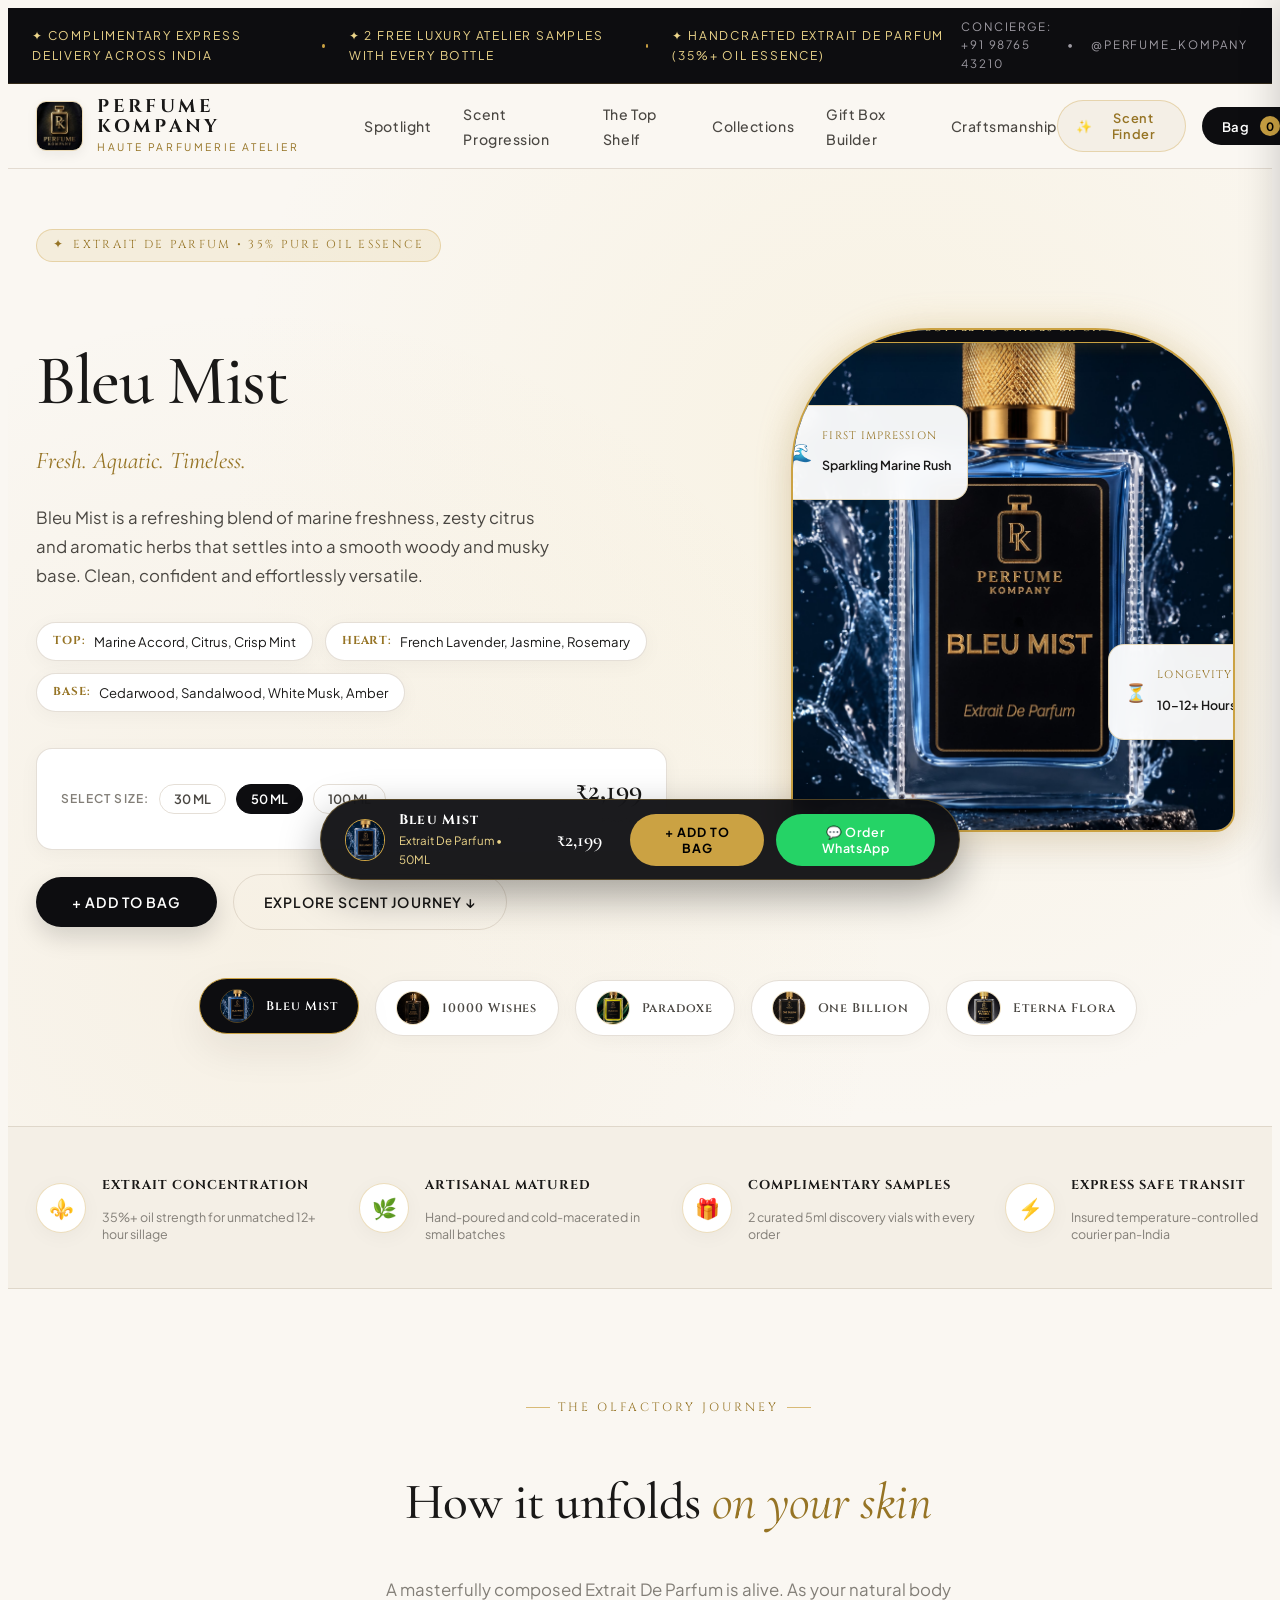
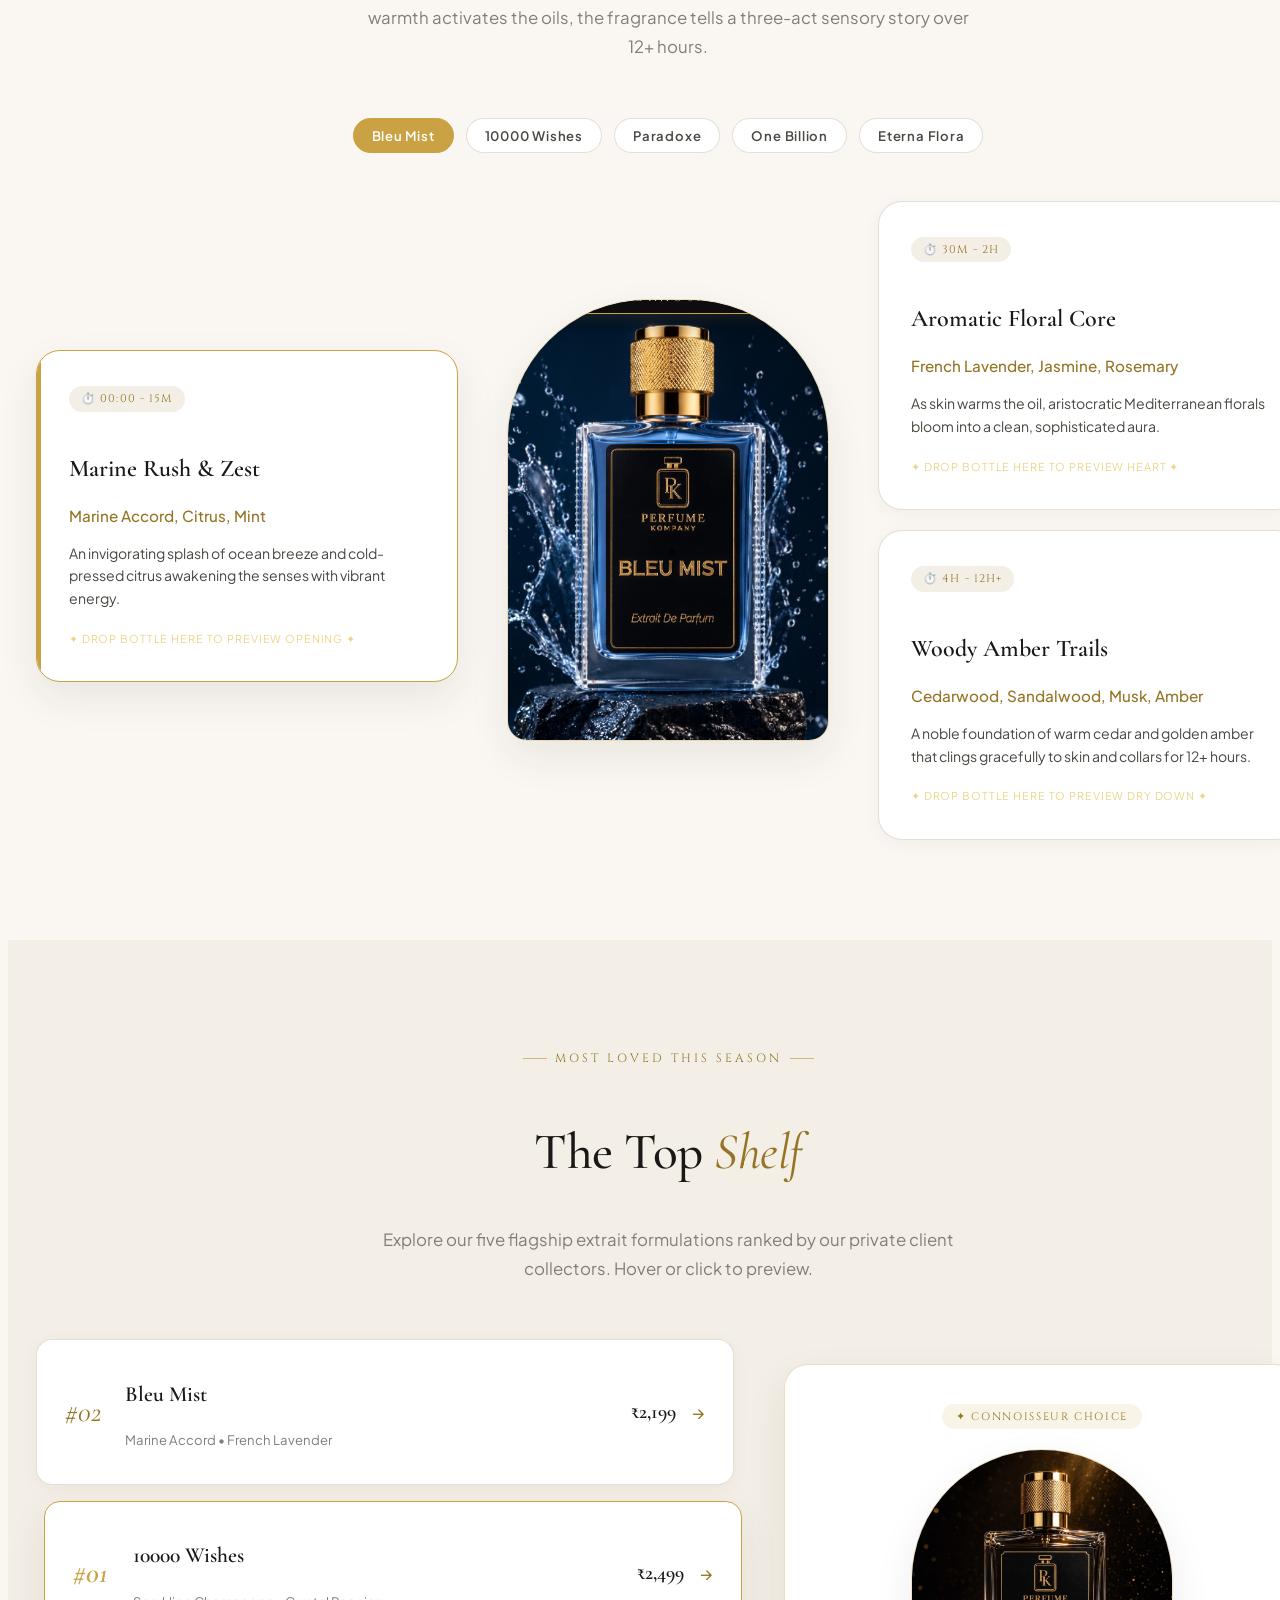
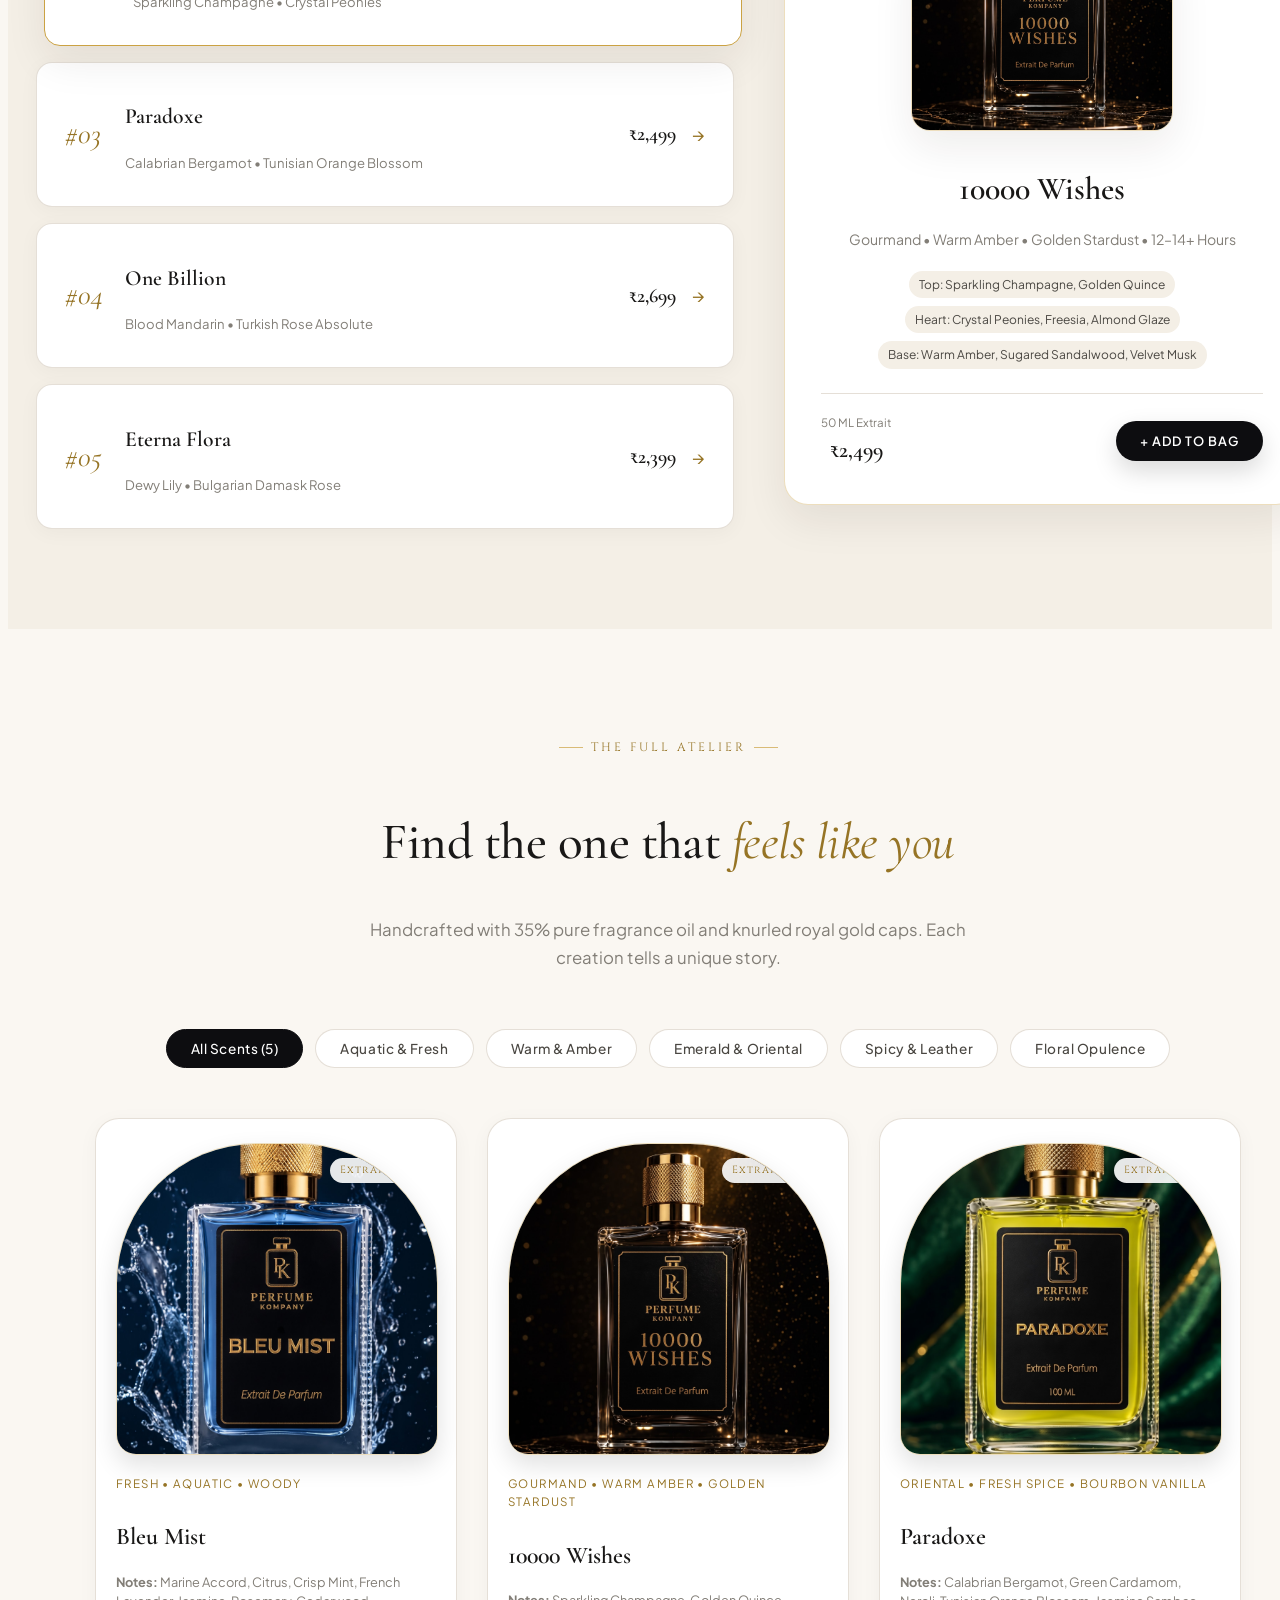
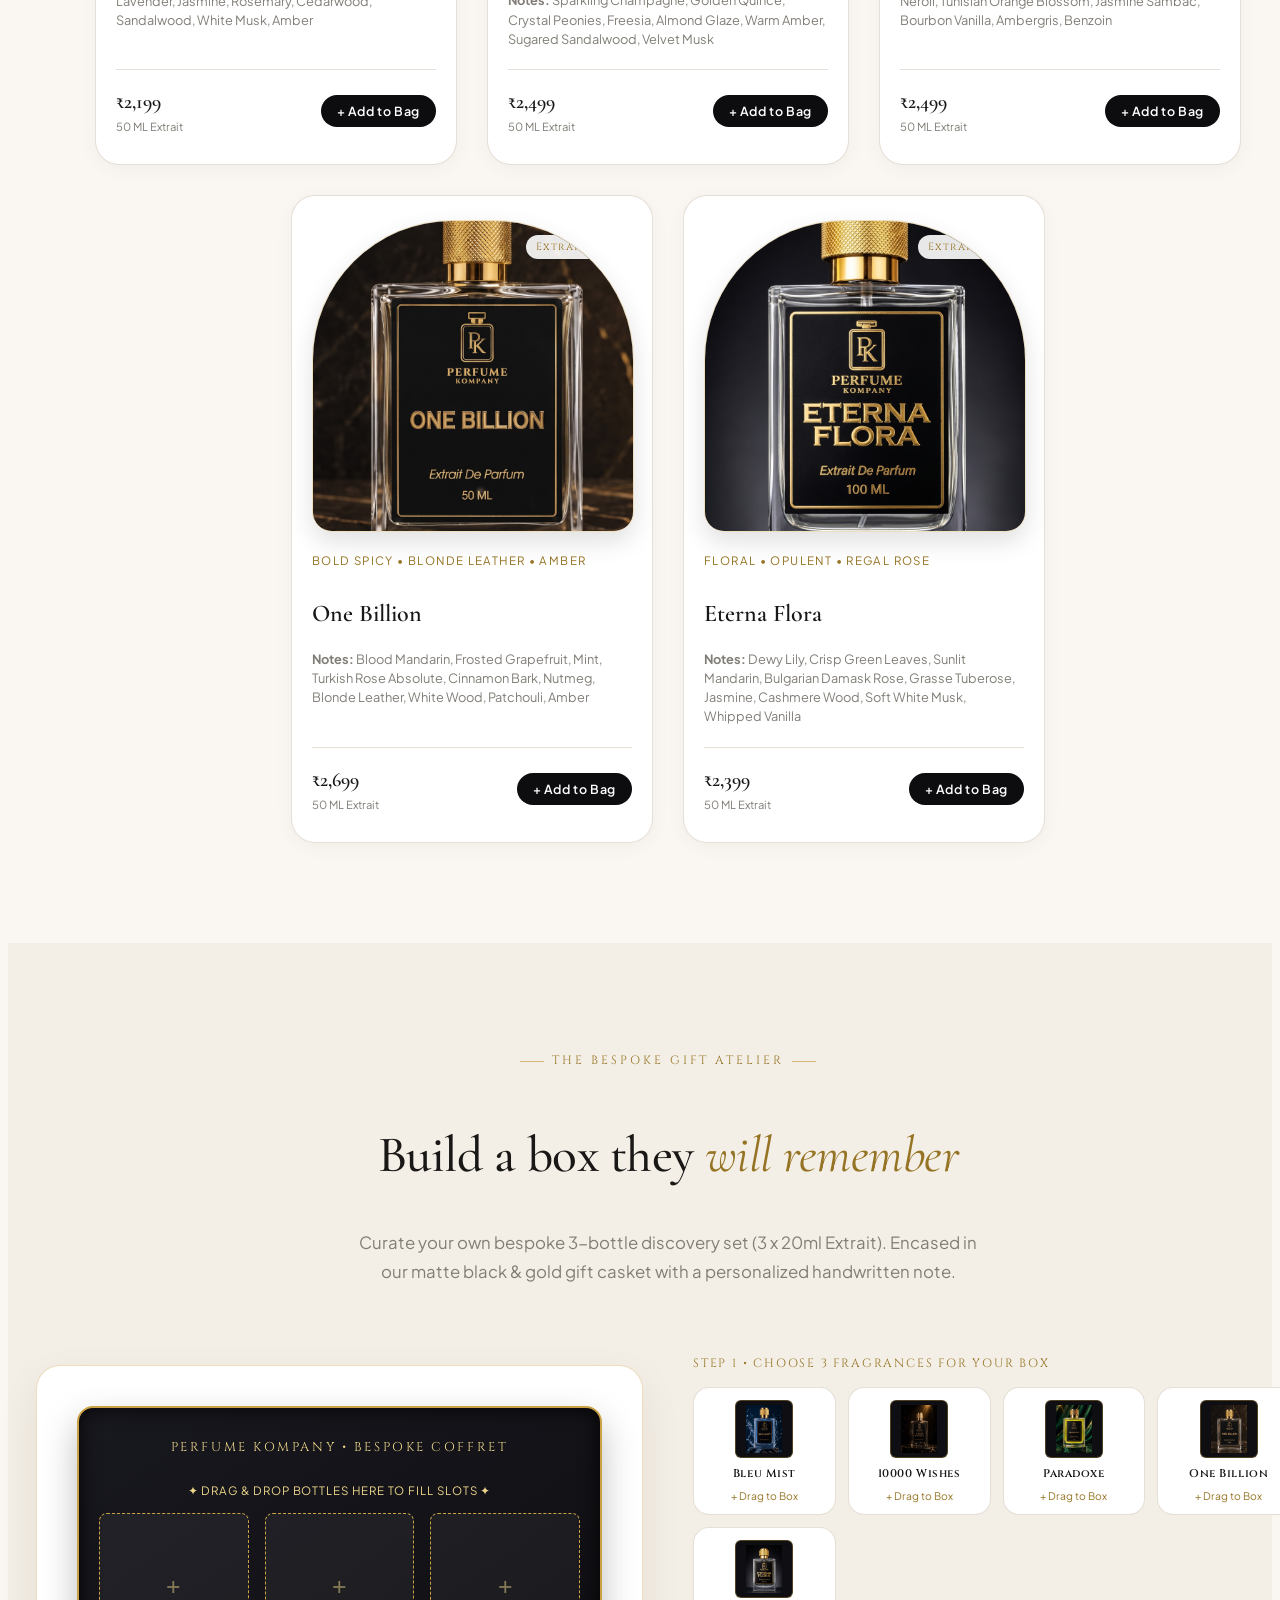
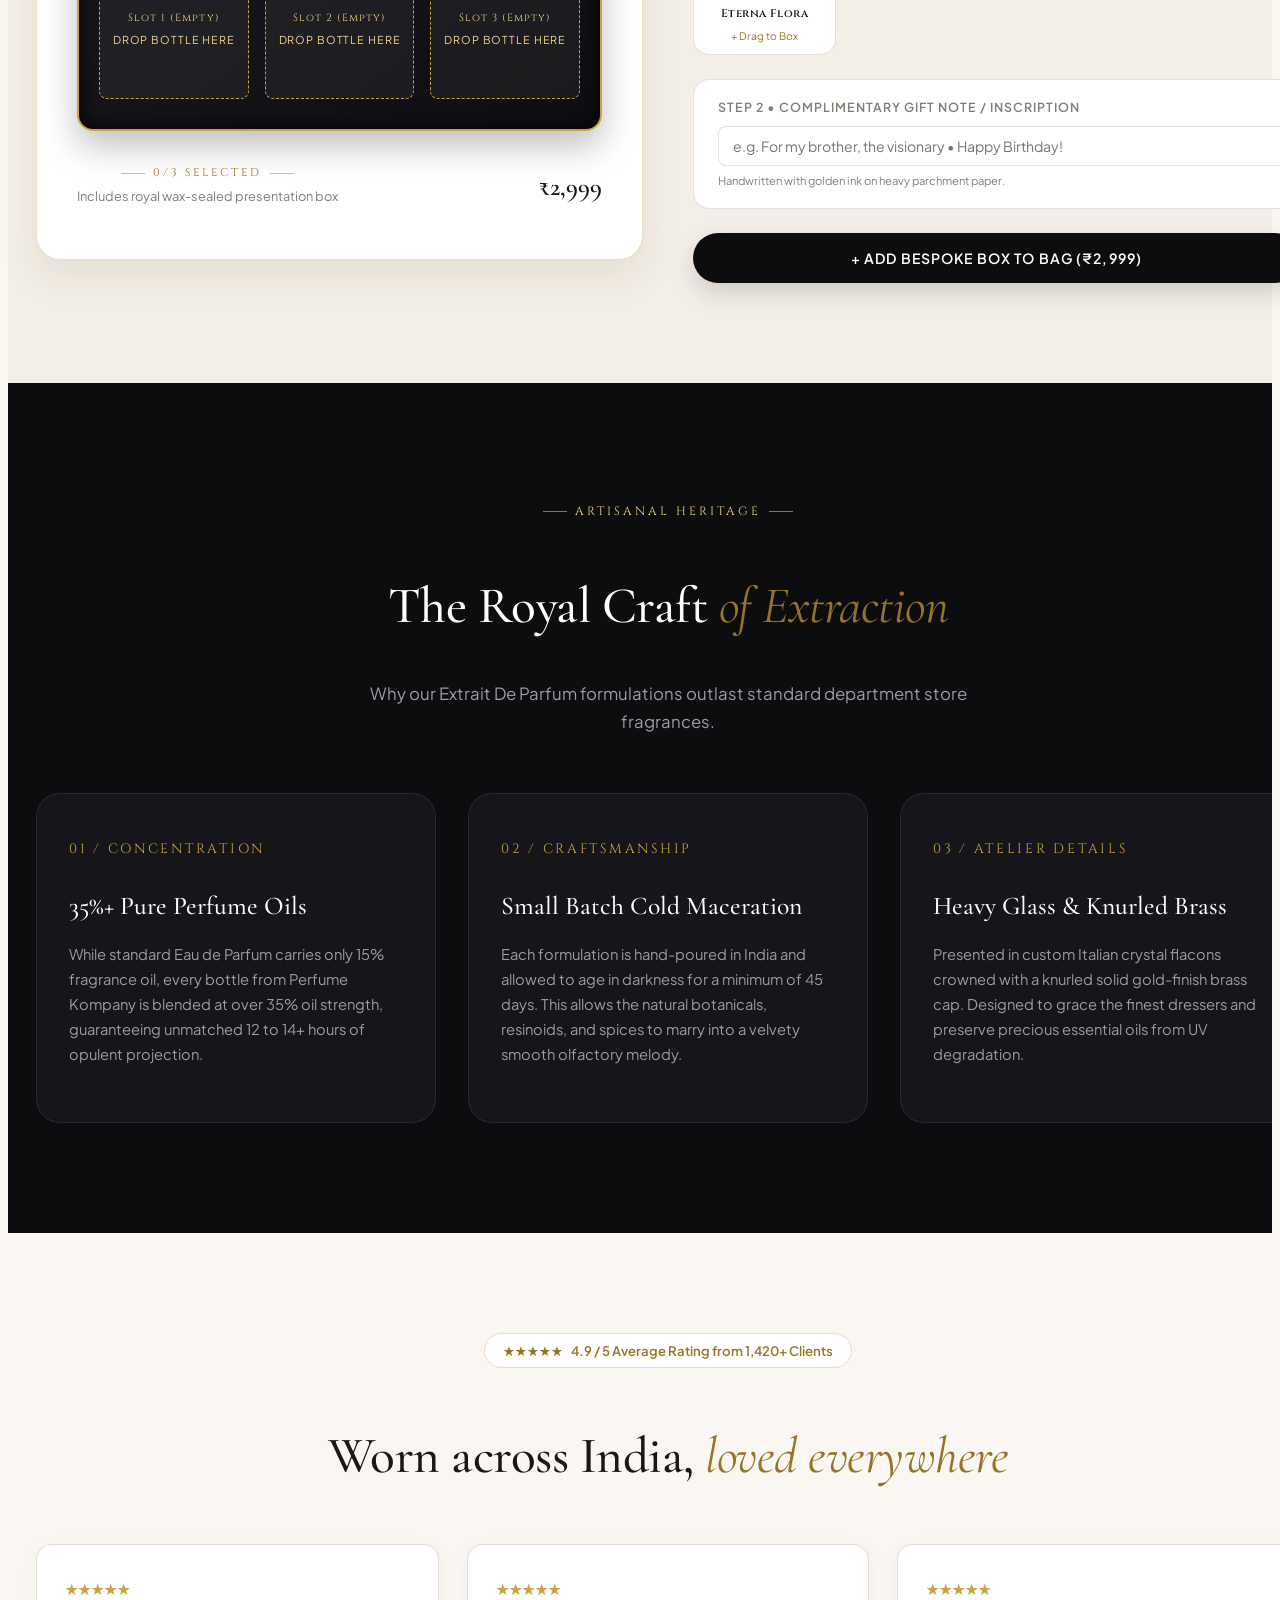
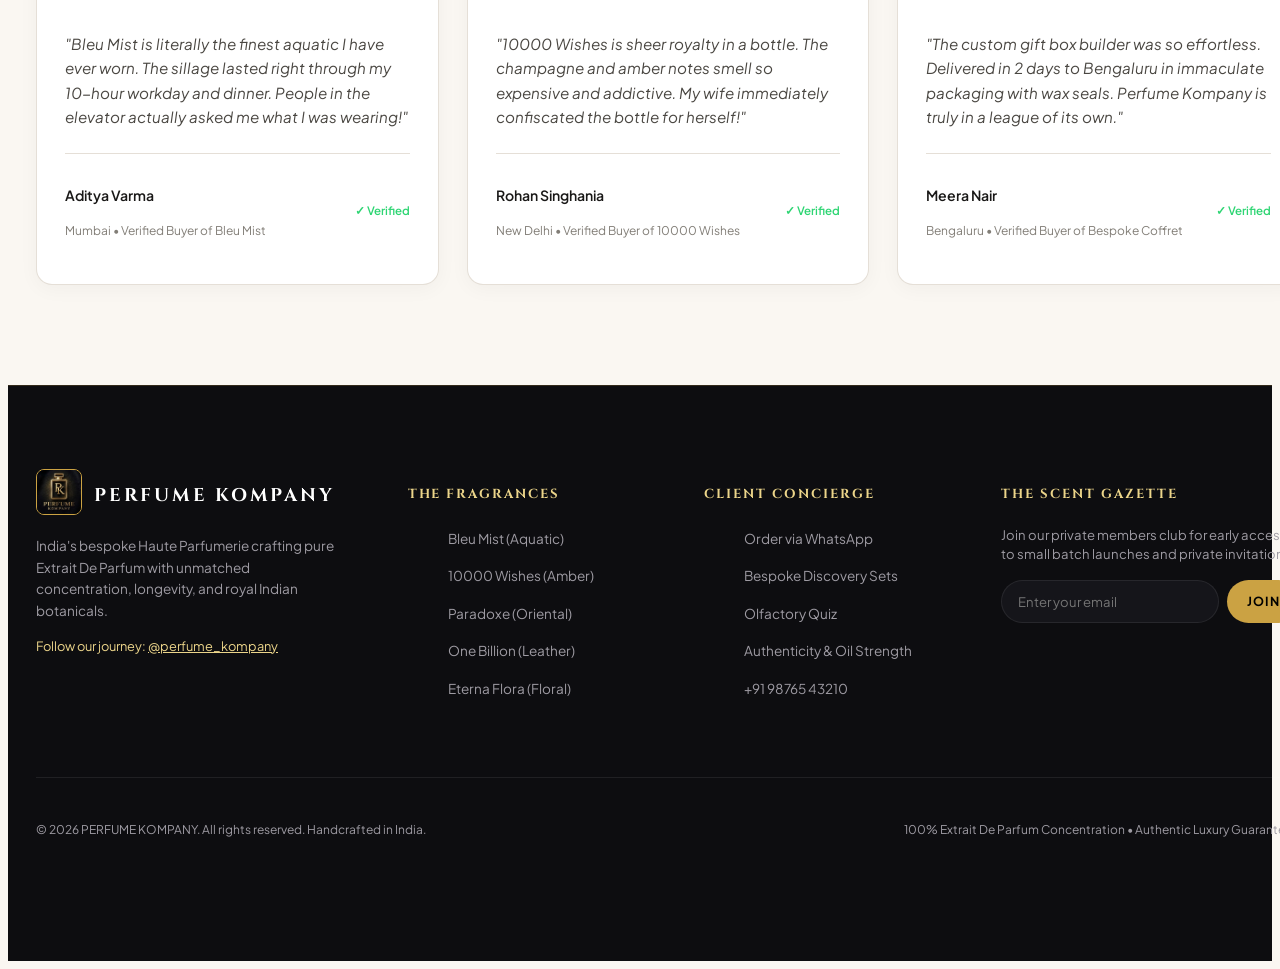
<file: index.html>
<!DOCTYPE html>
<html lang="en">
<head>
  <meta charset="UTF-8">
  <meta name="viewport" content="width=device-width, initial-scale=1.0, viewport-fit=cover">
  <title>PERFUME KOMPANY | Royal Extrait De Parfum Atelier</title>
  <meta name="description" content="Discover handcrafted luxury Extrait De Parfum by Perfume Kompany. High concentration, 12+ hours longevity, and artisanal notes. Experience Bleu Mist, 10000 Wishes, Paradoxe, and more.">

  <!-- Google Fonts -->
  <link rel="preconnect" href="https://fonts.googleapis.com">
  <link rel="preconnect" href="https://fonts.gstatic.com" crossorigin>
  <link href="https://fonts.googleapis.com/css2?family=Cinzel:wght@400;600;700;900&family=Cormorant+Garamond:ital,wght@0,300;0,400;0,500;0,600;0,700;1,400;1,600&family=Plus+Jakarta+Sans:wght@300;400;500;600;700&display=swap" rel="stylesheet">

  <!-- Stylesheet -->
  <link rel="stylesheet" href="style.css?v=3.0">

  <!-- Embedded Critical Styles for Sales Notification Popup -->
  <style>
    #sales-toast {
      position: fixed !important;
      bottom: 28px !important;
      left: 28px !important;
      z-index: 9999 !important;
      background: #ffffff !important;
      border-radius: 12px !important;
      padding: 10px 34px 10px 12px !important;
      box-shadow: 0 10px 30px rgba(0, 0, 0, 0.18) !important;
      border: 1px solid rgba(0, 0, 0, 0.08) !important;
      display: flex !important;
      align-items: center !important;
      gap: 12px !important;
      max-width: 320px !important;
      font-family: 'Plus Jakarta Sans', -apple-system, sans-serif !important;
      transform: translateY(120px) !important;
      opacity: 0 !important;
      visibility: hidden !important;
      pointer-events: none !important;
      transition: transform 0.45s cubic-bezier(0.16, 1, 0.3, 1), opacity 0.45s ease, visibility 0.45s !important;
      cursor: pointer !important;
    }

    #sales-toast.active {
      transform: translateY(0) !important;
      opacity: 1 !important;
      visibility: visible !important;
      pointer-events: auto !important;
    }

    .sales-toast-thumb {
      width: 46px !important;
      height: 46px !important;
      border-radius: 8px !important;
      object-fit: cover !important;
      background: #0d0d12 !important;
      flex-shrink: 0 !important;
      border: 1px solid rgba(203, 162, 67, 0.4) !important;
    }

    .sales-toast-content {
      display: flex !important;
      flex-direction: column !important;
      text-align: left !important;
    }

    .sales-toast-buyer {
      font-size: 13px !important;
      color: #222222 !important;
      line-height: 1.2 !important;
      margin: 0 !important;
    }

    .sales-toast-buyer strong {
      font-weight: 700 !important;
      color: #111111 !important;
    }

    .sales-toast-perfume {
      font-size: 13.5px !important;
      font-weight: 800 !important;
      letter-spacing: 0.03em !important;
      text-transform: uppercase !important;
      color: #000000 !important;
      margin: 2px 0 !important;
      line-height: 1.2 !important;
    }

    .sales-toast-time {
      font-size: 11px !important;
      color: #777777 !important;
      margin: 0 !important;
      display: flex !important;
      align-items: center !important;
      gap: 5px !important;
    }

    .sales-toast-badge {
      color: #10b981 !important;
      font-weight: 600 !important;
    }

    .sales-toast-close {
      position: absolute !important;
      top: 6px !important;
      right: 10px !important;
      font-size: 13px !important;
      color: #999999 !important;
      background: none !important;
      border: none !important;
      cursor: pointer !important;
      padding: 4px !important;
      line-height: 1 !important;
    }

    .sales-toast-close:hover {
      color: #000000 !important;
    }

    @media (max-width: 768px) {
      #sales-toast {
        bottom: 84px !important;
        left: 14px !important;
        max-width: calc(100% - 28px) !important;
      }
    }
  </style>
</head>
<body>

  <!-- Top Announcement Bar -->
  <aside class="top-notice-bar" aria-label="Announcement">
    <div class="ticker-content">
      <span class="ticker-item">✦ COMPLIMENTARY EXPRESS DELIVERY ACROSS INDIA</span>
      <span class="ticker-dot"></span>
      <span class="ticker-item">✦ 2 FREE LUXURY ATELIER SAMPLES WITH EVERY BOTTLE</span>
      <span class="ticker-dot"></span>
      <span class="ticker-item">✦ HANDCRAFTED EXTRAIT DE PARFUM (35%+ OIL ESSENCE)</span>
    </div>
    <div class="notice-right">
      <span>Concierge: +91 98765 43210</span>
      <span>•</span>
      <a href="https://instagram.com/perfume_kompany" target="_blank" rel="noopener">@perfume_kompany</a>
    </div>
  </aside>

  <!-- Main Navigation Header -->
  <header class="main-header" id="main-header">
    <div class="container header-inner">
      <!-- Brand Logo -->
      <a href="#hero" class="brand-logo-wrap">
        <img src="assets/logo.jpg" alt="Perfume Kompany Monogram Logo" class="brand-logo-img">
        <div class="brand-text-block">
          <span class="brand-title">PERFUME KOMPANY</span>
          <span class="brand-tagline">Haute Parfumerie Atelier</span>
        </div>
      </a>

      <!-- Desktop Nav -->
      <nav aria-label="Main Navigation">
        <ul class="nav-menu">
          <li><a href="#hero" class="nav-link">Spotlight</a></li>
          <li><a href="#unfolds" class="nav-link">Scent Progression</a></li>
          <li><a href="#topshelf" class="nav-link">The Top Shelf</a></li>
          <li><a href="#gallery" class="nav-link">Collections</a></li>
          <li><a href="#boxbuilder" class="nav-link">Gift Box Builder</a></li>
          <li><a href="#heritage" class="nav-link">Craftsmanship</a></li>
        </ul>
      </nav>

      <!-- Action Buttons -->
      <div class="header-actions">
        <button class="btn-scent-quiz open-scent-quiz-btn" aria-label="Open Fragrance Quiz">
          <span>✨</span>
          <span>Scent Finder</span>
        </button>

        <button class="btn-cart-bag" id="header-cart-btn" data-drop-zone="cart-bag" aria-label="Open Shopping Bag">
          <span>Bag</span>
          <span class="cart-counter" id="cart-badge-counter">0</span>
        </button>

        <button class="mobile-menu-btn" aria-label="Toggle Navigation">☰</button>
      </div>
    </div>
  </header>

  <main>
    <!-- HERO SECTION (Inspired Directly by Video) -->
    <section class="hero-section" id="hero">
      <div class="container hero-grid">
        <!-- Left Hero Details -->
        <div class="hero-content">
          <div class="hero-tag">
            <span>✦</span>
            <span>Extrait De Parfum • 35% Pure Oil Essence</span>
          </div>

          <h1 class="hero-title" id="hero-perfume-title">Bleu Mist</h1>
          <p class="hero-subtitle" id="hero-perfume-subtitle">Fresh. Aquatic. Timeless.</p>
          <p class="hero-description" id="hero-perfume-desc">
            A refreshing blend of marine freshness, zesty citrus and aromatic herbs that settles into a smooth woody and musky base. Clean, confident and effortlessly versatile.
          </p>

          <!-- Olfactory Notes Bar -->
          <div class="hero-notes-bar">
            <div class="note-tag">
              <strong>TOP:</strong>
              <span id="hero-top-notes">Marine Accord, Citrus, Mint</span>
            </div>
            <div class="note-tag">
              <strong>HEART:</strong>
              <span id="hero-heart-notes">Lavender, Jasmine, Rosemary</span>
            </div>
            <div class="note-tag">
              <strong>BASE:</strong>
              <span id="hero-base-notes">Cedarwood, Sandalwood, Amber</span>
            </div>
          </div>

          <!-- Controls: Size & Dynamic Price -->
          <div class="hero-controls">
            <div class="size-price-row">
              <div class="size-selector">
                <span class="size-label">Select Size:</span>
                <button class="size-btn hero-size-btn" data-size="30ml">30 ML</button>
                <button class="size-btn hero-size-btn active" data-size="50ml">50 ML</button>
                <button class="size-btn hero-size-btn" data-size="100ml">100 ML</button>
              </div>

              <div class="price-display">
                <span class="price-current" id="hero-price-display">₹2,199</span>
                <span class="price-tax">Incl. all taxes • Free express shipping</span>
              </div>
            </div>

            <!-- Action CTA Buttons -->
            <div class="hero-actions">
              <button class="btn-primary" id="hero-add-to-bag">
                <span>+ Add to Bag</span>
              </button>
              <a href="#unfolds" class="btn-secondary">
                <span>Explore Scent Journey ↓</span>
              </a>
            </div>
          </div>
        </div>

        <!-- Right Hero Visual Showcase with Arch & Floating Badges -->
        <div class="hero-visual-wrap">
          <div class="hero-bottle-podium" data-drop-zone="hero-podium">
            <div class="drag-hint-pill">✦ Drag Bottle to Stages or Gift Box ✦</div>
            <div class="bottle-glow-halo"></div>
            <img src="assets/bleu-mist.jpg" alt="Featured Fragrance" class="hero-featured-img draggable-bottle" id="hero-featured-image">

            <!-- Floating Note Badge Left -->
            <div class="floating-badge badge-top-left">
              <span class="badge-icon">🌊</span>
              <div>
                <p class="badge-title">First Impression</p>
                <p class="badge-value">Sparkling Marine Rush</p>
              </div>
            </div>

            <!-- Floating Note Badge Right -->
            <div class="floating-badge badge-bottom-right">
              <span class="badge-icon">⏳</span>
              <div>
                <p class="badge-title">Longevity</p>
                <p class="badge-value" id="hero-badge-longevity">10–12+ Hours</p>
              </div>
            </div>
          </div>
        </div>
      </div>

      <!-- Quick Fragrance Switcher Carousel Dock Under Hero -->
      <div class="container">
        <div class="fragrance-switcher-bar" id="fragrance-switcher-container">
          <!-- Populated by app.js with thumbnails -->
        </div>
      </div>
    </section>

    <!-- TRUST & CRAFTSMANSHIP RIBBON -->
    <section class="trust-ribbon">
      <div class="container trust-grid">
        <div class="trust-item">
          <div class="trust-icon-box">⚜️</div>
          <div class="trust-text">
            <h4>Extrait Concentration</h4>
            <p>35%+ oil strength for unmatched 12+ hour sillage</p>
          </div>
        </div>
        <div class="trust-item">
          <div class="trust-icon-box">🌿</div>
          <div class="trust-text">
            <h4>Artisanal Matured</h4>
            <p>Hand-poured and cold-macerated in small batches</p>
          </div>
        </div>
        <div class="trust-item">
          <div class="trust-icon-box">🎁</div>
          <div class="trust-text">
            <h4>Complimentary Samples</h4>
            <p>2 curated 5ml discovery vials with every order</p>
          </div>
        </div>
        <div class="trust-item">
          <div class="trust-icon-box">⚡</div>
          <div class="trust-text">
            <h4>Express Safe Transit</h4>
            <p>Insured temperature-controlled courier pan-India</p>
          </div>
        </div>
      </div>
    </section>

    <!-- INTERACTIVE SECTION 1: "HOW IT UNFOLDS ON YOUR SKIN" (Directly from Video) -->
    <section class="section-padding unfolds-section" id="unfolds">
      <div class="container">
        <div class="section-header">
          <span class="section-label">The Olfactory Journey</span>
          <h2 class="section-title">How it unfolds <em>on your skin</em></h2>
          <p class="section-desc">
            A masterfully composed Extrait De Parfum is alive. As your natural body warmth activates the oils, the fragrance tells a three-act sensory story over 12+ hours.
          </p>
        </div>

        <!-- Fragrance Picker for Scent Progression -->
        <div class="unfolds-selector-strip" id="unfolds-selector">
          <!-- Populated dynamically -->
        </div>

        <!-- Interactive 3-Stage Container -->
        <div class="unfolds-stage-container">
          <!-- Stage 1: Opening (Top Notes) -->
          <div class="unfolds-stage-card active" data-stage="opening" data-drop-zone="stage-opening">
            <span class="stage-time-badge">⏱️ 00:00 - 15m</span>
            <h3 class="stage-title">The Opening</h3>
            <p class="stage-notes">Marine Accord, Citrus, Mint</p>
            <p class="stage-desc">
              The vibrant opening notes announce your presence with luminous, crisp projection that fills the immediate air.
            </p>
            <span class="drop-prompt">✦ Drop bottle here to preview opening ✦</span>
          </div>

          <!-- Centered Bottle with Glow -->
          <div class="unfolds-bottle-center" data-drop-zone="unfolds-center">
            <div class="drag-hint-pill">✦ Drag Bottle Into Stages Below ✦</div>
            <img src="assets/bleu-mist.jpg" alt="Fragrance Scent Unfolding" class="unfolds-center-image draggable-bottle" id="unfolds-bottle-image">
          </div>

          <!-- Stage 2 & 3: Heart & Base -->
          <div style="display: flex; flex-direction: column; gap: 20px;">
            <div class="unfolds-stage-card" data-stage="heart" data-drop-zone="stage-heart">
              <span class="stage-time-badge">⏱️ 30m - 2h</span>
              <h3 class="stage-title">The Heart</h3>
              <p class="stage-notes">Lavender, Jasmine, Rosemary</p>
              <p class="stage-desc">
                The soul of the fragrance warms on your pulse points, revealing smooth, royal florals and aromatic elegance.
              </p>
              <span class="drop-prompt">✦ Drop bottle here to preview heart ✦</span>
            </div>

            <div class="unfolds-stage-card" data-stage="base" data-drop-zone="stage-base">
              <span class="stage-time-badge">⏱️ 4h - 12h+</span>
              <h3 class="stage-title">The Dry Down</h3>
              <p class="stage-notes">Cedarwood, Sandalwood, Amber</p>
              <p class="stage-desc">
                Rich woods, warm amber, and velvety musk melt into your skin chemistry, creating an unforgettable signature trail.
              </p>
              <span class="drop-prompt">✦ Drop bottle here to preview dry down ✦</span>
            </div>
          </div>
        </div>
      </div>
    </section>

    <!-- INTERACTIVE SECTION 2: "THE TOP SHELF" (Bestseller Ranking & Live Preview from Video) -->
    <section class="section-padding topshelf-section" id="topshelf">
      <div class="container">
        <div class="section-header">
          <span class="section-label">Most Loved This Season</span>
          <h2 class="section-title">The Top <em>Shelf</em></h2>
          <p class="section-desc">
            Explore our five flagship extrait formulations ranked by our private client collectors. Hover or click to preview.
          </p>
        </div>

        <div class="topshelf-grid">
          <!-- Left: Ranked List -->
          <div class="ranking-list" id="topshelf-ranking-list">
            <!-- Rendered by app.js -->
          </div>

          <!-- Right: Dynamic Live Preview Card -->
          <div class="topshelf-preview-card">
            <span class="preview-badge">✦ Connoisseur Choice</span>
            <div class="preview-image-wrap">
              <img src="assets/10000-wishes.jpg" alt="Selected Perfume" class="preview-bottle-img" id="topshelf-preview-img">
            </div>

            <h3 class="preview-perfume-name" id="topshelf-preview-name">10000 Wishes</h3>
            <p class="preview-perfume-sub" id="topshelf-preview-sub">Warm Amber • Gourmand • 12–14h Longevity</p>

            <div class="preview-notes-summary" id="topshelf-preview-pills">
              <!-- Notes pills -->
            </div>

            <div class="preview-bottom-action">
              <div>
                <span style="font-size: 0.72rem; color: var(--text-muted); display: block;">50 ML Extrait</span>
                <span style="font-family: var(--font-serif); font-size: 1.4rem; font-weight: 600;" id="topshelf-preview-price">₹2,499</span>
              </div>
              <button class="btn-primary" id="topshelf-preview-add" style="padding: 12px 24px; font-size: 0.8rem;">
                + Add to Bag
              </button>
            </div>
          </div>
        </div>
      </div>
    </section>

    <!-- INTERACTIVE SECTION 3: "FIND THE ONE THAT FEELS LIKE YOU" (Arched Gallery & Category Filters) -->
    <section class="section-padding gallery-section" id="gallery">
      <div class="container">
        <div class="section-header">
          <span class="section-label">The Full Atelier</span>
          <h2 class="section-title">Find the one that <em>feels like you</em></h2>
          <p class="section-desc">
            Handcrafted with 35% pure fragrance oil and knurled royal gold caps. Each creation tells a unique story.
          </p>
        </div>

        <!-- Filter Tabs -->
        <div class="gallery-tabs">
          <button class="gallery-tab-btn active" data-category="all">All Scents (5)</button>
          <button class="gallery-tab-btn" data-category="aquatic">Aquatic & Fresh</button>
          <button class="gallery-tab-btn" data-category="gourmand">Warm & Amber</button>
          <button class="gallery-tab-btn" data-category="oriental">Emerald & Oriental</button>
          <button class="gallery-tab-btn" data-category="spicy">Spicy & Leather</button>
          <button class="gallery-tab-btn" data-category="floral">Floral Opulence</button>
        </div>

        <!-- Arched Card Grid -->
        <div class="gallery-grid" id="fragrance-gallery-grid">
          <!-- Rendered by app.js -->
        </div>
      </div>
    </section>

    <!-- INTERACTIVE SECTION 4: "BUILD A BOX THEY WILL REMEMBER" (Discovery Gift Box Builder from Video) -->
    <section class="section-padding box-builder-section" id="boxbuilder">
      <div class="container">
        <div class="section-header">
          <span class="section-label">The Bespoke Gift Atelier</span>
          <h2 class="section-title">Build a box they <em>will remember</em></h2>
          <p class="section-desc">
            Curate your own bespoke 3-bottle discovery set (3 x 20ml Extrait). Encased in our matte black & gold gift casket with a personalized handwritten note.
          </p>
        </div>

        <div class="builder-layout">
          <!-- Left: Visual Gift Box Simulation -->
          <div class="box-visual-wrap">
            <div class="gift-box-frame" data-drop-zone="gift-box">
              <div class="gift-box-header">PERFUME KOMPANY • BESPOKE COFFRET</div>
              <p style="font-size: 0.72rem; color: var(--gold-light); text-align: center; margin-bottom: 12px; letter-spacing: 0.08em;">✦ DRAG & DROP BOTTLES HERE TO FILL SLOTS ✦</p>
              <div class="box-slots-row" id="box-slots-row">
                <!-- 3 Interactive Slots -->
              </div>
            </div>

            <div style="display: flex; justify-content: space-between; align-items: center;">
              <div>
                <span class="section-label" style="margin: 0; font-size: 0.7rem;" id="box-filled-count">0/3 Selected</span>
                <p style="font-size: 0.8rem; color: var(--text-muted); margin-top: 4px;">Includes royal wax-sealed presentation box</p>
              </div>
              <span style="font-family: var(--font-serif); font-size: 1.6rem; font-weight: 600;">₹2,999</span>
            </div>
          </div>

          <!-- Right: Builder Controls & Picker Tray -->
          <div class="builder-controls-wrap">
            <div>
              <p class="builder-step-label">Step 1 • Choose 3 Fragrances For Your Box</p>
              <div class="perfume-picker-tray" id="box-picker-tray" style="margin-top: 14px;">
                <!-- Populated by app.js -->
              </div>
            </div>

            <!-- Step 2: Personalized Engraving / Message -->
            <div class="engraving-box">
              <label for="box-engraving-input">Step 2 • Complimentary Gift Note / Inscription</label>
              <input type="text" id="box-engraving-input" class="engraving-input" placeholder="e.g. For my brother, the visionary • Happy Birthday!" maxlength="60">
              <span style="font-size: 0.7rem; color: var(--text-muted); display: block; margin-top: 6px;">
                Handwritten with golden ink on heavy parchment paper.
              </span>
            </div>

            <button class="btn-primary" id="btn-add-box-to-bag" style="width: 100%;">
              <span>+ Add Bespoke Box to Bag (₹2,999)</span>
            </button>
          </div>
        </div>
      </div>
    </section>

    <!-- ROYAL HERITAGE & CRAFTSMANSHIP (High Contrast Obsidian Section from Video) -->
    <section class="heritage-section" id="heritage">
      <div class="container">
        <div class="section-header">
          <span class="section-label" style="color: var(--gold-light);">Artisanal Heritage</span>
          <h2 class="section-title">The Royal Craft <em>of Extraction</em></h2>
          <p class="section-desc" style="color: var(--text-light-muted);">
            Why our Extrait De Parfum formulations outlast standard department store fragrances.
          </p>
        </div>

        <div class="heritage-grid">
          <div class="heritage-card">
            <span class="heritage-num">01 / CONCENTRATION</span>
            <h3>35%+ Pure Perfume Oils</h3>
            <p>
              While standard Eau de Parfum carries only 15% fragrance oil, every bottle from Perfume Kompany is blended at over 35% oil strength, guaranteeing unmatched 12 to 14+ hours of opulent projection.
            </p>
          </div>

          <div class="heritage-card">
            <span class="heritage-num">02 / CRAFTSMANSHIP</span>
            <h3>Small Batch Cold Maceration</h3>
            <p>
              Each formulation is hand-poured in India and allowed to age in darkness for a minimum of 45 days. This allows the natural botanicals, resinoids, and spices to marry into a velvety smooth olfactory melody.
            </p>
          </div>

          <div class="heritage-card">
            <span class="heritage-num">03 / ATELIER DETAILS</span>
            <h3>Heavy Glass & Knurled Brass</h3>
            <p>
              Presented in custom Italian crystal flacons crowned with a knurled solid gold-finish brass cap. Designed to grace the finest dressers and preserve precious essential oils from UV degradation.
            </p>
          </div>
        </div>
      </div>
    </section>

    <!-- VERIFIED REVIEWS ("Worn across India, loved everywhere") -->
    <section class="section-padding reviews-section">
      <div class="container">
        <div class="section-header">
          <div class="rating-summary-pill">
            <span>★★★★★</span>
            <span>4.9 / 5 Average Rating from 1,420+ Clients</span>
          </div>
          <h2 class="section-title">Worn across India, <em>loved everywhere</em></h2>
        </div>

        <div class="reviews-grid">
          <div class="review-card">
            <div class="review-stars">★★★★★</div>
            <p class="review-quote">
              "Bleu Mist is literally the finest aquatic I have ever worn. The sillage lasted right through my 10-hour workday and dinner. People in the elevator actually asked me what I was wearing!"
            </p>
            <div class="review-author-wrap">
              <div>
                <p class="author-name">Aditya Varma</p>
                <p class="author-loc">Mumbai • Verified Buyer of Bleu Mist</p>
              </div>
              <span class="verified-tag">✓ Verified</span>
            </div>
          </div>

          <div class="review-card">
            <div class="review-stars">★★★★★</div>
            <p class="review-quote">
              "10000 Wishes is sheer royalty in a bottle. The champagne and amber notes smell so expensive and addictive. My wife immediately confiscated the bottle for herself!"
            </p>
            <div class="review-author-wrap">
              <div>
                <p class="author-name">Rohan Singhania</p>
                <p class="author-loc">New Delhi • Verified Buyer of 10000 Wishes</p>
              </div>
              <span class="verified-tag">✓ Verified</span>
            </div>
          </div>

          <div class="review-card">
            <div class="review-stars">★★★★★</div>
            <p class="review-quote">
              "The custom gift box builder was so effortless. Delivered in 2 days to Bengaluru in immaculate packaging with wax seals. Perfume Kompany is truly in a league of its own."
            </p>
            <div class="review-author-wrap">
              <div>
                <p class="author-name">Meera Nair</p>
                <p class="author-loc">Bengaluru • Verified Buyer of Bespoke Coffret</p>
              </div>
              <span class="verified-tag">✓ Verified</span>
            </div>
          </div>
        </div>
      </div>
    </section>
  </main>

  <!-- SITE FOOTER -->
  <footer class="site-footer">
    <div class="container">
      <div class="footer-grid">
        <!-- Col 1: Brand Info -->
        <div class="footer-brand">
          <div style="display: flex; align-items: center; gap: 12px; margin-bottom: 16px;">
            <img src="assets/logo.jpg" alt="PK Logo" style="width: 44px; height: 44px; border-radius: 8px; border: 1px solid var(--gold-primary);">
            <h2 style="font-family: var(--font-display); font-size: 1.15rem; letter-spacing: 0.15em; color: #fff;">PERFUME KOMPANY</h2>
          </div>
          <p>
            India's bespoke Haute Parfumerie crafting pure Extrait De Parfum with unmatched concentration, longevity, and royal Indian botanicals.
          </p>
          <p style="margin-top: 14px; color: var(--gold-light); font-size: 0.8rem;">
            Follow our journey: <a href="https://instagram.com/perfume_kompany" target="_blank" rel="noopener" style="text-decoration: underline;">@perfume_kompany</a>
          </p>
        </div>

        <!-- Col 2: The Atelier -->
        <div class="footer-col">
          <h4>The Fragrances</h4>
          <ul>
            <li><a href="#hero">Bleu Mist (Aquatic)</a></li>
            <li><a href="#topshelf">10000 Wishes (Amber)</a></li>
            <li><a href="#gallery">Paradoxe (Oriental)</a></li>
            <li><a href="#gallery">One Billion (Leather)</a></li>
            <li><a href="#gallery">Eterna Flora (Floral)</a></li>
          </ul>
        </div>

        <!-- Col 3: Concierge -->
        <div class="footer-col">
          <h4>Client Concierge</h4>
          <ul>
            <li><a href="https://wa.me/919876543210" target="_blank">Order via WhatsApp</a></li>
            <li><a href="#boxbuilder">Bespoke Discovery Sets</a></li>
            <li><a href="javascript:void(0)" class="open-scent-quiz-btn">Olfactory Quiz</a></li>
            <li><a href="#heritage">Authenticity & Oil Strength</a></li>
            <li><a href="tel:+919876543210">+91 98765 43210</a></li>
          </ul>
        </div>

        <!-- Col 4: Newsletter -->
        <div class="footer-col">
          <h4>The Scent Gazette</h4>
          <p style="font-size: 0.82rem; color: var(--text-light-muted); line-height: 1.5;">
            Join our private members club for early access to small batch launches and private invitations.
          </p>
          <form class="newsletter-form" onsubmit="event.preventDefault(); alert('Welcome to the Perfume Kompany Gazette!');">
            <input type="email" class="newsletter-input" placeholder="Enter your email" required>
            <button type="submit" class="newsletter-btn">Join</button>
          </form>
        </div>
      </div>

      <div class="footer-bottom">
        <p>© 2026 PERFUME KOMPANY. All rights reserved. Handcrafted in India.</p>
        <p>100% Extrait De Parfum Concentration • Authentic Luxury Guaranteed</p>
      </div>
    </div>
  </footer>

  <!-- FLOATING QUICK-ACTION BOTTOM DOCK (Directly from Video) -->
  <aside class="floating-bottom-dock" id="floating-bottom-dock" data-drop-zone="cart-dock">
    <div class="dock-item-info">
      <img src="assets/bleu-mist.jpg" alt="Selected Perfume" class="dock-thumb" id="dock-thumb-img">
      <div class="dock-meta">
        <span class="dock-title" id="dock-perfume-title">Bleu Mist</span>
        <span class="dock-sub" id="dock-perfume-sub">Extrait De Parfum • 50 ML</span>
      </div>
    </div>

    <span class="dock-price" id="dock-perfume-price">₹2,199</span>

    <div class="dock-actions">
      <button class="btn-dock-add" id="dock-add-btn">+ Add to Bag</button>
      <button class="btn-dock-whatsapp" id="dock-whatsapp-btn">
        <span>💬 Order WhatsApp</span>
      </button>
    </div>
  </aside>

  <!-- LIVE SOCIAL PROOF NOTIFICATION -->
  <aside class="sales-toast" id="sales-toast" aria-live="polite">
    <button class="sales-toast-close" id="sales-toast-close" aria-label="Dismiss">✕</button>
    <img src="assets/10000-wishes.jpg" alt="Recent Purchase" class="sales-toast-thumb" id="sales-toast-thumb">
    <div class="sales-toast-content">
      <p class="sales-toast-buyer" id="sales-toast-name"><strong>Fathima N.</strong> from Kozhikode purchased</p>
      <p class="sales-toast-perfume" id="sales-toast-perfume">10000 WISHES</p>
      <p class="sales-toast-time" id="sales-toast-time">12 minutes ago</p>
    </div>
  </aside>

  <!-- SLIDE-OUT CART DRAWER -->
  <div class="cart-drawer-overlay" id="cart-drawer-overlay"></div>
  <aside class="cart-drawer" id="cart-drawer">
    <div class="cart-header">
      <h3>YOUR ATELIER BAG</h3>
      <button class="cart-close-btn" id="cart-close-btn" aria-label="Close Bag">✕</button>
    </div>

    <div class="cart-free-shipping-progress">
      ✦ Complimentary Express Shipping Applied Pan-India
    </div>

    <div class="cart-items-container" id="cart-items-container">
      <!-- Items dynamically populated -->
    </div>

    <div class="cart-footer">
      <div class="cart-total-row">
        <span>Subtotal:</span>
        <span id="cart-subtotal-price">₹0</span>
      </div>

      <div class="cart-checkout-actions">
        <button class="btn-primary" id="cart-checkout-btn" style="width: 100%; background: var(--gold-shimmer); color: #000; font-weight: 700; margin-bottom: 8px;">
          <span>🔒 Proceed to Checkout (Razorpay)</span>
        </button>
        <button class="btn-secondary" id="cart-whatsapp-order-btn" style="width: 100%; border-color: #25d366; color: #20ba5a; padding: 12px 20px;">
          <span>💬 Order via WhatsApp Concierge</span>
        </button>
        <div style="display: flex; justify-content: center; align-items: center; gap: 8px; margin-top: 10px; font-size: 0.72rem; color: var(--text-muted);">
          <span>🔒 Razorpay 256-Bit SSL</span>
          <span>•</span>
          <span>UPI / GPay / PhonePe / Cards</span>
        </div>
      </div>
    </div>
  </aside>

  <!-- RAZORPAY CHECKOUT MODAL -->
  <div class="checkout-modal-overlay" id="checkout-modal-overlay">
    <div class="checkout-modal">
      <button class="checkout-close-btn" id="checkout-close-btn" aria-label="Close Checkout">✕</button>

      <div class="checkout-grid" id="checkout-main-grid">
        <!-- Left: Order Summary -->
        <div class="checkout-summary-col">
          <h3 class="checkout-section-title">Order Summary</h3>
          <div class="checkout-items-list" id="checkout-items-list">
            <!-- Dynamically populated -->
          </div>

          <div class="checkout-costs">
            <div class="cost-row">
              <span>Subtotal:</span>
              <span id="checkout-subtotal">₹0</span>
            </div>
            <div class="cost-row">
              <span>Express Courier:</span>
              <span style="color: #2ed573; font-weight: 600;">FREE</span>
            </div>
            <div class="cost-row">
              <span>2x Discovery Vials (5ml):</span>
              <span style="color: var(--gold-dark); font-weight: 600;">COMPLIMENTARY</span>
            </div>
            <div class="cost-row total-row">
              <span>Total Payable:</span>
              <span id="checkout-total">₹0</span>
            </div>
          </div>

          <div class="checkout-guarantee-badge">
            <span>🛡️ 100% Satisfaction Guarantee</span>
            <p>Hand-crafted Extrait De Parfum (35%+ pure concentration). Eligible for 7-day returns if unopened.</p>
          </div>
        </div>

        <!-- Right: Shipping Details & Razorpay Pay Button -->
        <div class="checkout-form-col">
          <div style="display: flex; align-items: center; justify-content: space-between; margin-bottom: 16px;">
            <h3 class="checkout-section-title" style="margin-bottom: 0;">Delivery Information</h3>
            <span style="font-size: 0.7rem; color: var(--gold-dark); font-weight: 600;">Pan-India Courier</span>
          </div>

          <form id="checkout-shipping-form">
            <div class="form-group">
              <label for="ship-name">Full Name *</label>
              <input type="text" id="ship-name" required placeholder="e.g. Aryan Sharma">
            </div>

            <div class="form-row">
              <div class="form-group">
                <label for="ship-phone">Mobile / WhatsApp Number *</label>
                <input type="tel" id="ship-phone" required placeholder="e.g. 9876543210" pattern="[0-9]{10}">
              </div>
              <div class="form-group">
                <label for="ship-email">Email Address *</label>
                <input type="email" id="ship-email" required placeholder="e.g. aryan@gmail.com">
              </div>
            </div>

            <div class="form-group">
              <label for="ship-address">Street Address, Flat / House No. *</label>
              <input type="text" id="ship-address" required placeholder="e.g. Apt 402, Golden Residency, MG Road">
            </div>

            <div class="form-row">
              <div class="form-group">
                <label for="ship-city">City *</label>
                <input type="text" id="ship-city" required placeholder="e.g. Mumbai">
              </div>
              <div class="form-group">
                <label for="ship-pincode">PIN Code *</label>
                <input type="text" id="ship-pincode" required placeholder="e.g. 400001" pattern="[0-9]{6}">
              </div>
            </div>

            <div class="razorpay-badge-banner">
              <div style="display: flex; align-items: center; gap: 10px;">
                <span style="font-size: 1.3rem;">💳</span>
                <div>
                  <strong>Razorpay Official Secure Gateway</strong>
                  <p style="font-size: 0.72rem; color: var(--text-muted); margin: 0;">UPI (GPay, PhonePe, Paytm), All Bank Cards & NetBanking</p>
                </div>
              </div>
            </div>

            <button type="submit" class="btn-primary" id="btn-pay-razorpay" style="width: 100%; margin-top: 20px; background: var(--gold-shimmer); color: #000; font-weight: 700;">
              <span id="pay-btn-label">Pay Now via Razorpay</span>
            </button>
          </form>
        </div>
      </div>

      <!-- Success Receipt Screen (shown after payment) -->
      <div id="checkout-success-view" class="success-modal" style="display: none;">
        <div class="success-icon-seal">✓</div>
        <span class="section-label" style="color: var(--gold-dark);">Payment Successful</span>
        <h2 class="section-title" style="font-size: 2rem; margin: 10px 0 14px;">Order Confirmed!</h2>
        <p style="font-size: 0.95rem; color: var(--text-body); max-width: 480px; margin: 0 auto 20px;">
          Thank you for choosing <strong>Perfume Kompany</strong>. Your bespoke Extrait De Parfum order is now being hand-packaged with wax seals.
        </p>

        <div style="background: var(--bg-cream-soft); border: 1px solid var(--border-gold); border-radius: var(--radius-md); padding: 18px 24px; max-width: 440px; margin: 0 auto 24px; text-align: left;">
          <p style="font-size: 0.8rem; color: var(--text-muted); margin-bottom: 6px;">Payment Reference ID:</p>
          <p style="font-family: monospace; font-size: 1rem; font-weight: 700; color: var(--text-dark);" id="success-payment-id">pay_sample123456</p>
          <div style="border-top: 1px dashed var(--border-light); margin-top: 10px; padding-top: 10px; font-size: 0.78rem; color: var(--text-muted);">
            <span>Delivery: </span><strong style="color: var(--text-dark);">3–4 Business Days (Express Insured Courier)</strong>
          </div>
        </div>

        <div style="display: flex; justify-content: center; gap: 14px; flex-wrap: wrap;">
          <button class="btn-primary" id="btn-success-whatsapp" style="background: #25d366; color: #fff;">
            <span>💬 Track Order via WhatsApp</span>
          </button>
          <button class="btn-secondary" id="btn-success-close">
            <span>Continue Shopping</span>
          </button>
        </div>
      </div>
    </div>
  </div>

  <!-- INTERACTIVE SCENT QUIZ MODAL -->
  <div class="quiz-modal-overlay" id="quiz-modal-overlay">
    <div class="quiz-modal">
      <button class="quiz-close-btn" id="quiz-close-btn" aria-label="Close Quiz">✕</button>
      <div id="quiz-modal-body">
        <!-- Rendered by app.js -->
      </div>
    </div>
  </div>

  <!-- Scripts -->
  <script src="https://checkout.razorpay.com/v1/checkout.js"></script>
  <script src="app.js?v=3.0"></script>
</body>
</html>
</file>
<file: style.css>
/* ==========================================================================
   PERFUME KOMPANY | LUXURY ATELIER STYLESHEET
   Inspired by Royal Heritage & High-End Minimalist Aesthetics
   ========================================================================== */

:root {
  --bg-cream: #faf7f2;
  --bg-cream-soft: #f4efe6;
  --bg-cream-dark: #ebe3d5;
  --bg-surface: #ffffff;
  --bg-dark: #0d0d10;
  --bg-dark-card: #15151a;
  --bg-dark-subtle: #1f1f26;

  --gold-primary: #cba243;
  --gold-light: #ecd58a;
  --gold-dark: #967425;
  --gold-glow: rgba(203, 162, 67, 0.28);
  --gold-shimmer: linear-gradient(135deg, #ecd58a 0%, #cba243 50%, #8c6a1e 100%);

  --text-dark: #191817;
  --text-body: #4a4742;
  --text-muted: #827e77;
  --text-light: #f5f3ef;
  --text-light-muted: #9e9ba3;

  --border-light: rgba(197, 184, 166, 0.45);
  --border-gold: rgba(203, 162, 67, 0.35);
  --border-dark: rgba(255, 255, 255, 0.08);

  --font-serif: 'Cormorant Garamond', serif;
  --font-display: 'Cinzel', serif;
  --font-sans: 'Plus Jakarta Sans', sans-serif;

  --radius-sm: 8px;
  --radius-md: 16px;
  --radius-lg: 24px;
  --radius-arch: 140px 140px 20px 20px;
  --radius-full: 9999px;

  --shadow-subtle: 0 4px 20px rgba(0, 0, 0, 0.04);
  --shadow-luxury: 0 16px 40px rgba(40, 30, 15, 0.08);
  --shadow-hover: 0 24px 50px rgba(40, 30, 15, 0.14);
  --shadow-glow: 0 0 35px var(--gold-glow);

  --transition-fast: 0.2s cubic-bezier(0.16, 1, 0.3, 1);
  --transition-smooth: 0.4s cubic-bezier(0.16, 1, 0.3, 1);
  --transition-bounce: 0.5s cubic-bezier(0.34, 1.56, 0.64, 1);
}

/* --------------------------------------------------------------------------
   INTERACTIVE DRAGGABLE BOTTLE ENGINE (Directly matching reference video)
   -------------------------------------------------------------------------- */

.draggable-bottle {
  cursor: grab;
  user-select: none;
  -webkit-user-drag: none;
  touch-action: none;
  transition: transform 0.15s ease-out, filter 0.2s ease;
}

.draggable-bottle:active {
  cursor: grabbing;
}

/* Bottle being actively dragged */
.bottle-drag-ghost {
  position: fixed;
  pointer-events: none;
  z-index: 99999;
  filter: drop-shadow(0 30px 45px rgba(0, 0, 0, 0.7)) drop-shadow(0 0 25px var(--gold-glow));
  transform-origin: center center;
  transition: transform 0.05s linear;
  will-change: transform, left, top;
}

.bottle-drag-ghost img {
  max-height: 260px;
  max-width: 260px;
  object-fit: contain;
  border-radius: 14px;
}

/* Floating Drag Helper Hint */
.drag-hint-pill {
  position: absolute;
  top: -18px;
  left: 50%;
  transform: translateX(-50%);
  background: var(--bg-dark);
  color: var(--gold-light);
  border: 1px solid var(--gold-primary);
  border-radius: var(--radius-full);
  padding: 6px 16px;
  font-family: var(--font-display);
  font-size: 0.68rem;
  letter-spacing: 0.15em;
  text-transform: uppercase;
  white-space: nowrap;
  box-shadow: 0 8px 20px rgba(0, 0, 0, 0.3), 0 0 15px var(--gold-glow);
  z-index: 10;
  display: flex;
  align-items: center;
  gap: 8px;
  animation: pulseHint 2.5s infinite ease-in-out;
  pointer-events: none;
}

@keyframes pulseHint {
  0%, 100% { transform: translateX(-50%) translateY(0); }
  50% { transform: translateX(-50%) translateY(-5px); box-shadow: 0 12px 25px rgba(203, 162, 67, 0.4); }
}

/* Drop Zones Styling */
[data-drop-zone] {
  transition: all var(--transition-smooth);
  position: relative;
}

/* When a drag is in progress across the screen */
body.is-dragging-active [data-drop-zone] {
  outline: 2px dashed rgba(203, 162, 67, 0.4);
  outline-offset: 4px;
}

/* When dragged over a specific drop zone */
[data-drop-zone].drop-zone-hovered {
  border-color: var(--gold-primary) !important;
  background: rgba(203, 162, 67, 0.18) !important;
  outline: 2px solid var(--gold-primary) !important;
  outline-offset: 6px !important;
  transform: scale(1.04) !important;
  box-shadow: 0 0 30px var(--gold-glow), var(--shadow-luxury) !important;
}

[data-drop-zone].drop-zone-success {
  animation: dropSuccessPulse 0.6s ease-out;
}

@keyframes dropSuccessPulse {
  0% { transform: scale(1); box-shadow: 0 0 0 rgba(203, 162, 67, 0.8); }
  50% { transform: scale(1.08); box-shadow: 0 0 45px rgba(203, 162, 67, 0.9); }
  100% { transform: scale(1); box-shadow: 0 0 0 rgba(203, 162, 67, 0); }
}

/* Drop prompt text inside empty slots */
.drop-prompt {
  font-size: 0.68rem;
  color: var(--gold-light);
  letter-spacing: 0.08em;
  text-transform: uppercase;
  margin-top: 4px;
}


html {
  scroll-behavior: smooth;
  font-size: 16px;
}

body {
  background-color: var(--bg-cream);
  color: var(--text-dark);
  font-family: var(--font-sans);
  line-height: 1.6;
  overflow-x: hidden;
  -webkit-font-smoothing: antialiased;
}

img {
  max-width: 100%;
  height: auto;
  display: block;
}

button, input, select, textarea {
  font-family: inherit;
}

button {
  cursor: pointer;
  border: none;
  background: none;
}

a {
  color: inherit;
  text-decoration: none;
}

/* Typography Utilities */
.font-serif { font-family: var(--font-serif); }
.font-display { font-family: var(--font-display); }
.font-sans { font-family: var(--font-sans); }

.gold-gradient-text {
  background: var(--gold-shimmer);
  -webkit-background-clip: text;
  -webkit-text-fill-color: transparent;
}

/* Container */
.container {
  width: 100%;
  max-width: 1320px;
  margin: 0 auto;
  padding: 0 28px;
}

.section-padding {
  padding: 100px 0;
}

/* Section Header Component */
.section-header {
  text-align: center;
  margin-bottom: 56px;
}

.section-label {
  display: inline-flex;
  align-items: center;
  gap: 8px;
  font-family: var(--font-display);
  font-size: 0.75rem;
  letter-spacing: 0.25em;
  text-transform: uppercase;
  color: var(--gold-dark);
  margin-bottom: 12px;
}

.section-label::before,
.section-label::after {
  content: '';
  display: inline-block;
  width: 24px;
  height: 1px;
  background-color: var(--gold-primary);
  opacity: 0.7;
}

.section-title {
  font-family: var(--font-serif);
  font-size: clamp(2.2rem, 4vw, 3.2rem);
  font-weight: 500;
  line-height: 1.2;
  letter-spacing: -0.01em;
  color: var(--text-dark);
}

.section-title em {
  font-family: var(--font-serif);
  font-style: italic;
  font-weight: 400;
  color: var(--gold-dark);
}

.section-desc {
  font-size: 1.05rem;
  color: var(--text-muted);
  max-width: 620px;
  margin: 16px auto 0;
  line-height: 1.7;
}

/* --------------------------------------------------------------------------
   Top Notice Bar
   -------------------------------------------------------------------------- */
.top-notice-bar {
  background: var(--bg-dark);
  color: var(--gold-light);
  font-family: var(--font-sans);
  font-size: 0.75rem;
  letter-spacing: 0.15em;
  text-transform: uppercase;
  padding: 10px 24px;
  display: flex;
  justify-content: space-between;
  align-items: center;
  border-bottom: 1px solid rgba(203, 162, 67, 0.2);
  z-index: 100;
  position: relative;
}

.ticker-content {
  display: flex;
  align-items: center;
  gap: 24px;
  margin: 0 auto;
}

.ticker-item {
  display: inline-flex;
  align-items: center;
  gap: 8px;
}

.ticker-dot {
  width: 4px;
  height: 4px;
  border-radius: 50%;
  background: var(--gold-primary);
}

.notice-right {
  display: flex;
  align-items: center;
  gap: 16px;
  color: var(--text-light-muted);
  font-size: 0.72rem;
}

.notice-right a:hover {
  color: var(--gold-light);
}

/* --------------------------------------------------------------------------
   Main Navigation Header
   -------------------------------------------------------------------------- */
.main-header {
  position: sticky;
  top: 0;
  background: rgba(250, 247, 242, 0.92);
  backdrop-filter: blur(16px);
  -webkit-backdrop-filter: blur(16px);
  border-bottom: 1px solid var(--border-light);
  z-index: 99;
  transition: all var(--transition-smooth);
}

.header-inner {
  display: flex;
  align-items: center;
  justify-content: space-between;
  height: 84px;
}

.brand-logo-wrap {
  display: flex;
  align-items: center;
  gap: 14px;
}

.brand-logo-img {
  width: 48px;
  height: 48px;
  border-radius: 10px;
  object-fit: cover;
  border: 1px solid var(--border-gold);
  box-shadow: 0 4px 12px rgba(0,0,0,0.06);
}

.brand-text-block {
  display: flex;
  flex-direction: column;
}

.brand-title {
  font-family: var(--font-display);
  font-size: 1.15rem;
  letter-spacing: 0.18em;
  font-weight: 700;
  color: var(--text-dark);
  line-height: 1.1;
}

.brand-tagline {
  font-family: var(--font-sans);
  font-size: 0.65rem;
  letter-spacing: 0.25em;
  text-transform: uppercase;
  color: var(--gold-dark);
  margin-top: 2px;
}

/* Nav Links */
.nav-menu {
  display: flex;
  align-items: center;
  gap: 32px;
  list-style: none;
}

.nav-link {
  font-family: var(--font-sans);
  font-size: 0.88rem;
  font-weight: 500;
  letter-spacing: 0.04em;
  color: var(--text-body);
  position: relative;
  padding: 6px 0;
  transition: color var(--transition-fast);
}

.nav-link::after {
  content: '';
  position: absolute;
  bottom: 0;
  left: 0;
  width: 0;
  height: 1.5px;
  background: var(--gold-primary);
  transition: width var(--transition-fast);
}

.nav-link:hover {
  color: var(--text-dark);
}

.nav-link:hover::after {
  width: 100%;
}

/* Header Actions */
.header-actions {
  display: flex;
  align-items: center;
  gap: 16px;
}

.btn-scent-quiz {
  display: inline-flex;
  align-items: center;
  gap: 8px;
  padding: 9px 18px;
  background: var(--bg-cream-soft);
  border: 1px solid var(--border-gold);
  border-radius: var(--radius-full);
  font-size: 0.8rem;
  font-weight: 600;
  letter-spacing: 0.05em;
  color: var(--gold-dark);
  transition: all var(--transition-smooth);
}

.btn-scent-quiz:hover {
  background: var(--gold-primary);
  color: #fff;
  border-color: var(--gold-primary);
  box-shadow: 0 4px 16px var(--gold-glow);
  transform: translateY(-1px);
}

.btn-cart-bag {
  display: inline-flex;
  align-items: center;
  gap: 10px;
  padding: 9px 20px;
  background: var(--bg-dark);
  color: #fff;
  border-radius: var(--radius-full);
  font-size: 0.82rem;
  font-weight: 600;
  letter-spacing: 0.06em;
  transition: all var(--transition-smooth);
}

.btn-cart-bag:hover {
  background: #25252c;
  box-shadow: 0 6px 20px rgba(0, 0, 0, 0.2);
  transform: translateY(-1px);
}

.cart-counter {
  display: inline-flex;
  align-items: center;
  justify-content: center;
  width: 20px;
  height: 20px;
  background: var(--gold-primary);
  color: #000;
  border-radius: 50%;
  font-size: 0.72rem;
  font-weight: 700;
}

.mobile-menu-btn {
  display: none;
  font-size: 1.5rem;
  color: var(--text-dark);
}

/* --------------------------------------------------------------------------
   HERO SECTION (Inspired Directly by the Video)
   -------------------------------------------------------------------------- */
.hero-section {
  position: relative;
  padding: 60px 0 90px;
  background: radial-gradient(circle at 70% 30%, rgba(236, 213, 138, 0.15) 0%, transparent 60%),
              radial-gradient(circle at 20% 80%, rgba(203, 162, 67, 0.08) 0%, transparent 50%),
              var(--bg-cream);
  overflow: hidden;
}

.hero-grid {
  display: grid;
  grid-template-columns: 1.1fr 1fr;
  align-items: center;
  gap: 60px;
}

/* Hero Content */
.hero-tag {
  display: inline-flex;
  align-items: center;
  gap: 8px;
  padding: 6px 16px;
  background: rgba(203, 162, 67, 0.12);
  border: 1px solid var(--border-gold);
  border-radius: var(--radius-full);
  font-family: var(--font-display);
  font-size: 0.72rem;
  letter-spacing: 0.2em;
  text-transform: uppercase;
  color: var(--gold-dark);
  margin-bottom: 24px;
}

.hero-title {
  font-family: var(--font-serif);
  font-size: clamp(3.2rem, 5.5vw, 5rem);
  font-weight: 500;
  line-height: 1.05;
  letter-spacing: -0.02em;
  color: var(--text-dark);
  margin-bottom: 12px;
}

.hero-subtitle {
  font-family: var(--font-serif);
  font-style: italic;
  font-size: 1.5rem;
  color: var(--gold-dark);
  margin-bottom: 24px;
}

.hero-description {
  font-size: 1.05rem;
  color: var(--text-body);
  max-width: 520px;
  line-height: 1.7;
  margin-bottom: 32px;
}

/* Scent Notes Pill Grid */
.hero-notes-bar {
  display: flex;
  flex-wrap: wrap;
  gap: 12px;
  margin-bottom: 36px;
}

.note-tag {
  display: inline-flex;
  align-items: center;
  gap: 8px;
  padding: 8px 16px;
  background: var(--bg-surface);
  border: 1px solid var(--border-light);
  border-radius: var(--radius-full);
  font-size: 0.82rem;
  color: var(--text-dark);
  box-shadow: var(--shadow-subtle);
  transition: all var(--transition-fast);
}

.note-tag strong {
  font-family: var(--font-display);
  font-size: 0.72rem;
  letter-spacing: 0.08em;
  color: var(--gold-dark);
}

.note-tag:hover {
  border-color: var(--gold-primary);
  transform: translateY(-2px);
}

/* Size Selector & Price */
.hero-controls {
  display: flex;
  flex-direction: column;
  gap: 24px;
}

.size-price-row {
  display: flex;
  align-items: center;
  justify-content: space-between;
  flex-wrap: wrap;
  gap: 20px;
  padding: 18px 24px;
  background: var(--bg-surface);
  border: 1px solid var(--border-light);
  border-radius: var(--radius-md);
  box-shadow: var(--shadow-subtle);
}

.size-selector {
  display: flex;
  align-items: center;
  gap: 10px;
}

.size-label {
  font-size: 0.75rem;
  font-weight: 600;
  text-transform: uppercase;
  letter-spacing: 0.1em;
  color: var(--text-muted);
}

.size-btn {
  padding: 6px 14px;
  border-radius: var(--radius-full);
  border: 1px solid var(--border-light);
  font-size: 0.8rem;
  font-weight: 600;
  color: var(--text-body);
  transition: all var(--transition-fast);
}

.size-btn.active, .size-btn:hover {
  background: var(--bg-dark);
  color: #fff;
  border-color: var(--bg-dark);
}

.price-display {
  display: flex;
  flex-direction: column;
  text-align: right;
}

.price-current {
  font-family: var(--font-serif);
  font-size: 1.8rem;
  font-weight: 600;
  color: var(--text-dark);
}

.price-tax {
  font-size: 0.68rem;
  color: var(--text-muted);
  letter-spacing: 0.05em;
}

/* Action Buttons */
.hero-actions {
  display: flex;
  align-items: center;
  gap: 16px;
  flex-wrap: wrap;
}

.btn-primary {
  display: inline-flex;
  align-items: center;
  justify-content: center;
  gap: 10px;
  padding: 16px 36px;
  background: var(--bg-dark);
  color: #fff;
  border-radius: var(--radius-full);
  font-size: 0.88rem;
  font-weight: 600;
  letter-spacing: 0.08em;
  text-transform: uppercase;
  transition: all var(--transition-smooth);
  box-shadow: 0 10px 25px rgba(0, 0, 0, 0.15);
}

.btn-primary:hover {
  background: #25252c;
  transform: translateY(-2px);
  box-shadow: 0 15px 30px rgba(0, 0, 0, 0.22);
}

.btn-secondary {
  display: inline-flex;
  align-items: center;
  justify-content: center;
  gap: 10px;
  padding: 16px 30px;
  background: transparent;
  color: var(--text-dark);
  border: 1px solid var(--border-light);
  border-radius: var(--radius-full);
  font-size: 0.88rem;
  font-weight: 600;
  letter-spacing: 0.08em;
  text-transform: uppercase;
  transition: all var(--transition-smooth);
}

.btn-secondary:hover {
  border-color: var(--text-dark);
  background: var(--bg-surface);
  transform: translateY(-2px);
}

/* Hero Showcase Visual */
.hero-visual-wrap {
  position: relative;
  display: flex;
  flex-direction: column;
  align-items: center;
  justify-content: center;
}

.hero-bottle-podium {
  position: relative;
  width: 100%;
  max-width: 440px;
  height: 500px;
  display: flex;
  align-items: center;
  justify-content: center;
  border-radius: var(--radius-arch);
  border: 2px solid var(--gold-primary);
  box-shadow: var(--shadow-luxury), 0 0 35px var(--gold-glow);
  padding: 0;
  overflow: hidden;
}

.bottle-glow-halo {
  position: absolute;
  width: 320px;
  height: 320px;
  border-radius: 50%;
  background: radial-gradient(circle, rgba(203, 162, 67, 0.45) 0%, transparent 70%);
  filter: blur(35px);
  z-index: 1;
}

.hero-featured-img {
  width: 100%;
  height: 100%;
  max-width: 100%;
  max-height: 100%;
  object-fit: cover;
  object-position: center center;
  z-index: 2;
  transition: transform var(--transition-smooth);
}

.hero-bottle-podium:hover .hero-featured-img {
  transform: scale(1.03) translateY(-6px);
}

/* Floating Interactive Badges around bottle */
.floating-badge {
  position: absolute;
  background: rgba(255, 255, 255, 0.95);
  backdrop-filter: blur(10px);
  padding: 10px 16px;
  border-radius: var(--radius-md);
  border: 1px solid var(--border-gold);
  box-shadow: var(--shadow-luxury);
  display: flex;
  align-items: center;
  gap: 10px;
  font-size: 0.78rem;
  z-index: 3;
  animation: floatBadge 4s ease-in-out infinite;
}

.badge-top-left {
  top: 15%;
  left: -20px;
  animation-delay: 0s;
}

.badge-bottom-right {
  bottom: 18%;
  right: -20px;
  animation-delay: 2s;
}

.floating-badge .badge-icon {
  font-size: 1.1rem;
}

.floating-badge .badge-title {
  font-family: var(--font-display);
  font-size: 0.68rem;
  letter-spacing: 0.1em;
  color: var(--gold-dark);
  text-transform: uppercase;
}

.floating-badge .badge-value {
  font-weight: 600;
  color: var(--text-dark);
}

@keyframes floatBadge {
  0%, 100% { transform: translateY(0); }
  50% { transform: translateY(-8px); }
}

/* Fragrance Carousel Switcher under hero */
.fragrance-switcher-bar {
  margin-top: 50px;
  display: flex;
  align-items: center;
  justify-content: center;
  gap: 16px;
  flex-wrap: wrap;
}

.switcher-pill {
  display: flex;
  align-items: center;
  gap: 12px;
  padding: 10px 20px;
  background: var(--bg-surface);
  border: 1px solid var(--border-light);
  border-radius: var(--radius-full);
  transition: all var(--transition-smooth);
  box-shadow: var(--shadow-subtle);
}

.switcher-thumb {
  width: 32px;
  height: 32px;
  border-radius: 50%;
  object-fit: cover;
  border: 1px solid var(--border-gold);
}

.switcher-name {
  font-family: var(--font-display);
  font-size: 0.78rem;
  font-weight: 600;
  letter-spacing: 0.08em;
  color: var(--text-body);
}

.switcher-pill:hover,
.switcher-pill.active {
  border-color: var(--gold-primary);
  background: var(--bg-dark);
  transform: translateY(-2px);
  box-shadow: var(--shadow-luxury);
}

.switcher-pill:hover .switcher-name,
.switcher-pill.active .switcher-name {
  color: #fff;
}

/* --------------------------------------------------------------------------
   TRUST BADGES RIBBON
   -------------------------------------------------------------------------- */
.trust-ribbon {
  background: var(--bg-cream-soft);
  border-top: 1px solid var(--border-light);
  border-bottom: 1px solid var(--border-light);
  padding: 32px 0;
}

.trust-grid {
  display: grid;
  grid-template-columns: repeat(4, 1fr);
  gap: 28px;
}

.trust-item {
  display: flex;
  align-items: center;
  gap: 16px;
}

.trust-icon-box {
  width: 48px;
  height: 48px;
  border-radius: 50%;
  background: var(--bg-surface);
  border: 1px solid var(--border-gold);
  display: flex;
  align-items: center;
  justify-content: center;
  font-size: 1.25rem;
  color: var(--gold-dark);
  flex-shrink: 0;
  box-shadow: var(--shadow-subtle);
}

.trust-text h4 {
  font-family: var(--font-display);
  font-size: 0.8rem;
  letter-spacing: 0.08em;
  color: var(--text-dark);
  text-transform: uppercase;
  margin-bottom: 2px;
}

.trust-text p {
  font-size: 0.78rem;
  color: var(--text-muted);
  line-height: 1.4;
}

/* --------------------------------------------------------------------------
   INTERACTIVE SECTION: "HOW IT UNFOLDS ON YOUR SKIN"
   (Directly from video - Scent Progression)
   -------------------------------------------------------------------------- */
.unfolds-section {
  background: var(--bg-cream);
  position: relative;
}

.unfolds-selector-strip {
  display: flex;
  justify-content: center;
  gap: 12px;
  margin-bottom: 48px;
  flex-wrap: wrap;
}

.unfolds-perfume-btn {
  padding: 8px 18px;
  border-radius: var(--radius-full);
  background: var(--bg-surface);
  border: 1px solid var(--border-light);
  font-size: 0.82rem;
  font-weight: 600;
  letter-spacing: 0.06em;
  color: var(--text-body);
  transition: all var(--transition-fast);
}

.unfolds-perfume-btn.active, .unfolds-perfume-btn:hover {
  background: var(--gold-primary);
  color: #fff;
  border-color: var(--gold-primary);
}

.unfolds-stage-container {
  display: grid;
  grid-template-columns: 1fr 340px 1fr;
  align-items: center;
  gap: 40px;
}

.unfolds-bottle-center {
  display: flex;
  flex-direction: column;
  align-items: center;
  justify-content: center;
  position: relative;
  padding: 0;
  border-radius: var(--radius-arch);
  border: 1px solid var(--border-gold);
  box-shadow: var(--shadow-luxury);
  height: 440px;
  width: 100%;
  max-width: 320px;
  margin: 0 auto;
  overflow: hidden;
}

.unfolds-center-image {
  width: 100%;
  height: 100%;
  max-width: 100%;
  max-height: 100%;
  object-fit: cover;
  object-position: center center;
  transition: transform var(--transition-smooth);
}

.unfolds-stage-card {
  background: var(--bg-surface);
  border: 1px solid var(--border-light);
  border-radius: var(--radius-lg);
  padding: 32px;
  box-shadow: var(--shadow-subtle);
  transition: all var(--transition-smooth);
  position: relative;
  overflow: hidden;
}

.unfolds-stage-card::before {
  content: '';
  position: absolute;
  top: 0;
  left: 0;
  width: 4px;
  height: 100%;
  background: var(--gold-primary);
  opacity: 0;
  transition: opacity var(--transition-fast);
}

.unfolds-stage-card.active, .unfolds-stage-card:hover {
  border-color: var(--gold-primary);
  transform: translateY(-4px);
  box-shadow: var(--shadow-luxury);
}

.unfolds-stage-card.active::before {
  opacity: 1;
}

.stage-time-badge {
  display: inline-flex;
  align-items: center;
  gap: 6px;
  padding: 4px 12px;
  background: var(--bg-cream-soft);
  border-radius: var(--radius-full);
  font-family: var(--font-display);
  font-size: 0.7rem;
  letter-spacing: 0.1em;
  color: var(--gold-dark);
  text-transform: uppercase;
  margin-bottom: 14px;
}

.stage-title {
  font-family: var(--font-serif);
  font-size: 1.5rem;
  font-weight: 600;
  color: var(--text-dark);
  margin-bottom: 8px;
}

.stage-notes {
  font-size: 0.95rem;
  font-weight: 500;
  color: var(--gold-dark);
  margin-bottom: 12px;
}

.stage-desc {
  font-size: 0.88rem;
  color: var(--text-body);
  line-height: 1.6;
}

/* --------------------------------------------------------------------------
   INTERACTIVE SECTION: "THE TOP SHELF"
   (Bestsellers Ranking & Dynamic Live Preview)
   -------------------------------------------------------------------------- */
.topshelf-section {
  background: var(--bg-cream-soft);
}

.topshelf-grid {
  display: grid;
  grid-template-columns: 1.15fr 0.85fr;
  gap: 50px;
  align-items: center;
}

/* Ranking List */
.ranking-list {
  display: flex;
  flex-direction: column;
  gap: 16px;
}

.ranking-item {
  display: flex;
  align-items: center;
  justify-content: space-between;
  padding: 20px 28px;
  background: var(--bg-surface);
  border: 1px solid var(--border-light);
  border-radius: var(--radius-md);
  transition: all var(--transition-smooth);
  cursor: pointer;
  box-shadow: var(--shadow-subtle);
}

.ranking-item-left {
  display: flex;
  align-items: center;
  gap: 20px;
}

.rank-number {
  font-family: var(--font-serif);
  font-size: 1.8rem;
  font-style: italic;
  font-weight: 400;
  color: var(--gold-dark);
  width: 40px;
}

.rank-details h3 {
  font-family: var(--font-serif);
  font-size: 1.35rem;
  font-weight: 600;
  color: var(--text-dark);
  line-height: 1.2;
}

.rank-details p {
  font-size: 0.82rem;
  color: var(--text-muted);
  margin-top: 4px;
}

.ranking-item-right {
  display: flex;
  align-items: center;
  gap: 16px;
}

.rank-price {
  font-family: var(--font-serif);
  font-size: 1.25rem;
  font-weight: 600;
  color: var(--text-dark);
}

.ranking-item:hover,
.ranking-item.active {
  border-color: var(--gold-primary);
  background: #ffffff;
  transform: translateX(8px);
  box-shadow: var(--shadow-luxury);
}

.ranking-item.active .rank-number {
  color: var(--gold-primary);
  font-weight: 600;
}

/* Dynamic Live Preview Card */
.topshelf-preview-card {
  background: var(--bg-surface);
  border: 1px solid var(--border-gold);
  border-radius: var(--radius-lg);
  padding: 36px;
  box-shadow: var(--shadow-luxury);
  text-align: center;
  position: sticky;
  top: 110px;
}

.preview-badge {
  display: inline-block;
  padding: 4px 14px;
  background: rgba(203, 162, 67, 0.12);
  border-radius: var(--radius-full);
  font-family: var(--font-display);
  font-size: 0.68rem;
  letter-spacing: 0.15em;
  text-transform: uppercase;
  color: var(--gold-dark);
  margin-bottom: 20px;
}

.preview-image-wrap {
  position: relative;
  margin: 0 auto 24px;
  width: 100%;
  max-width: 260px;
  height: 280px;
  border-radius: var(--radius-arch);
  border: 1px solid var(--border-gold);
  overflow: hidden;
  box-shadow: var(--shadow-luxury);
  padding: 0;
}

.preview-bottle-img {
  width: 100%;
  height: 100%;
  max-width: 100%;
  max-height: 100%;
  object-fit: cover;
  object-position: center center;
  transition: all var(--transition-smooth);
}

.preview-perfume-name {
  font-family: var(--font-serif);
  font-size: 2rem;
  font-weight: 600;
  color: var(--text-dark);
  margin-bottom: 8px;
}

.preview-perfume-sub {
  font-size: 0.88rem;
  color: var(--text-muted);
  margin-bottom: 20px;
}

.preview-notes-summary {
  display: flex;
  justify-content: center;
  gap: 8px;
  flex-wrap: wrap;
  margin-bottom: 24px;
}

.preview-pill {
  padding: 4px 10px;
  background: var(--bg-cream-soft);
  border-radius: var(--radius-full);
  font-size: 0.75rem;
  color: var(--text-body);
}

.preview-bottom-action {
  display: flex;
  align-items: center;
  justify-content: space-between;
  border-top: 1px solid var(--border-light);
  padding-top: 20px;
}

/* --------------------------------------------------------------------------
   INTERACTIVE SECTION: "FIND THE ONE THAT FEELS LIKE YOU"
   (Arched Fragrance Gallery & Filter Tabs)
   -------------------------------------------------------------------------- */
.gallery-section {
  background: var(--bg-cream);
}

.gallery-tabs {
  display: flex;
  align-items: center;
  justify-content: center;
  gap: 12px;
  margin-bottom: 50px;
  flex-wrap: wrap;
}

.gallery-tab-btn {
  padding: 10px 24px;
  background: var(--bg-surface);
  border: 1px solid var(--border-light);
  border-radius: var(--radius-full);
  font-family: var(--font-sans);
  font-size: 0.85rem;
  font-weight: 500;
  letter-spacing: 0.04em;
  color: var(--text-body);
  transition: all var(--transition-smooth);
}

.gallery-tab-btn.active, .gallery-tab-btn:hover {
  background: var(--bg-dark);
  color: #fff;
  border-color: var(--bg-dark);
}

.gallery-grid {
  display: flex;
  flex-wrap: wrap;
  justify-content: center;
  gap: 30px;
}

/* Arched Card Styling */
.arch-card {
  width: 100%;
  max-width: 320px;
  background: var(--bg-surface);
  border: 1px solid var(--border-light);
  border-radius: var(--radius-lg);
  padding: 24px 20px 28px;
  display: flex;
  flex-direction: column;
  transition: all var(--transition-smooth);
  box-shadow: var(--shadow-subtle);
  position: relative;
}

.arch-card:hover {
  border-color: var(--gold-primary);
  transform: translateY(-6px);
  box-shadow: var(--shadow-hover);
}

.arch-media-wrap {
  width: 100%;
  height: 310px;
  border-radius: var(--radius-arch);
  border: 1px solid var(--border-gold);
  margin-bottom: 20px;
  position: relative;
  overflow: hidden;
  padding: 0;
  box-shadow: 0 10px 25px rgba(0,0,0,0.12);
}

.arch-card-img {
  width: 100%;
  height: 100%;
  max-width: 100%;
  max-height: 100%;
  object-fit: cover;
  object-position: center center;
  transition: transform var(--transition-smooth);
  display: block;
}

.arch-card:hover .arch-card-img {
  transform: scale(1.06);
}

.arch-concentration-tag {
  position: absolute;
  top: 14px;
  right: 14px;
  padding: 4px 10px;
  background: rgba(255, 255, 255, 0.9);
  border-radius: var(--radius-full);
  font-family: var(--font-display);
  font-size: 0.65rem;
  letter-spacing: 0.1em;
  color: var(--gold-dark);
}

.arch-card-info {
  display: flex;
  flex-direction: column;
  flex-grow: 1;
}

.arch-family {
  font-size: 0.72rem;
  letter-spacing: 0.12em;
  text-transform: uppercase;
  color: var(--gold-dark);
  margin-bottom: 6px;
}

.arch-title {
  font-family: var(--font-serif);
  font-size: 1.5rem;
  font-weight: 600;
  color: var(--text-dark);
  line-height: 1.2;
  margin-bottom: 8px;
}

.arch-notes-list {
  font-size: 0.8rem;
  color: var(--text-muted);
  line-height: 1.5;
  margin-bottom: 20px;
}

.arch-card-actions {
  display: flex;
  align-items: center;
  justify-content: space-between;
  margin-top: auto;
  border-top: 1px solid var(--border-light);
  padding-top: 16px;
}

.arch-card-price {
  font-family: var(--font-serif);
  font-size: 1.25rem;
  font-weight: 600;
  color: var(--text-dark);
}

.btn-card-add {
  display: inline-flex;
  align-items: center;
  gap: 6px;
  padding: 8px 16px;
  background: var(--bg-dark);
  color: #fff;
  border-radius: var(--radius-full);
  font-size: 0.78rem;
  font-weight: 600;
  letter-spacing: 0.05em;
  transition: all var(--transition-fast);
}

.btn-card-add:hover {
  background: var(--gold-primary);
}

/* --------------------------------------------------------------------------
   INTERACTIVE SECTION: "BUILD A BOX THEY WILL REMEMBER"
   (Custom Discovery Gift Box Builder)
   -------------------------------------------------------------------------- */
.box-builder-section {
  background: var(--bg-cream-soft);
  position: relative;
}

.builder-layout {
  display: grid;
  grid-template-columns: 1fr 1fr;
  gap: 50px;
  align-items: center;
}

/* Box Visual Simulation */
.box-visual-wrap {
  background: var(--bg-surface);
  border: 1px solid var(--border-gold);
  border-radius: var(--radius-lg);
  padding: 40px;
  box-shadow: var(--shadow-luxury);
  text-align: center;
}

.gift-box-frame {
  background: linear-gradient(145deg, #18181f 0%, #0e0e12 100%);
  border-radius: var(--radius-md);
  border: 2px solid var(--gold-primary);
  padding: 30px 20px;
  box-shadow: inset 0 0 20px rgba(0, 0, 0, 0.8), 0 15px 35px rgba(0, 0, 0, 0.25);
  margin-bottom: 24px;
}

.gift-box-header {
  font-family: var(--font-display);
  font-size: 0.8rem;
  letter-spacing: 0.2em;
  color: var(--gold-light);
  text-transform: uppercase;
  margin-bottom: 24px;
}

.box-slots-row {
  display: grid;
  grid-template-columns: repeat(3, 1fr);
  gap: 16px;
}

.box-slot {
  height: 160px;
  background: rgba(255, 255, 255, 0.05);
  border: 1px dashed var(--gold-primary);
  border-radius: var(--radius-sm);
  display: flex;
  flex-direction: column;
  align-items: center;
  justify-content: center;
  padding: 12px;
  position: relative;
  transition: all var(--transition-smooth);
}

.box-slot.filled {
  background: rgba(203, 162, 67, 0.12);
  border-style: solid;
}

.box-slot-img {
  max-height: 90px;
  object-fit: contain;
  margin-bottom: 8px;
}

.box-slot-label {
  font-family: var(--font-display);
  font-size: 0.65rem;
  letter-spacing: 0.1em;
  color: var(--gold-light);
  text-align: center;
}

.remove-slot-btn {
  position: absolute;
  top: 6px;
  right: 6px;
  width: 20px;
  height: 20px;
  background: rgba(255, 255, 255, 0.2);
  color: #fff;
  border-radius: 50%;
  font-size: 0.65rem;
  display: flex;
  align-items: center;
  justify-content: center;
  transition: background var(--transition-fast);
}

.remove-slot-btn:hover {
  background: #ff4757;
}

.empty-slot-placeholder {
  color: var(--gold-light);
  opacity: 0.5;
  font-size: 1.5rem;
  margin-bottom: 8px;
}

/* Builder Controls */
.builder-controls-wrap {
  display: flex;
  flex-direction: column;
  gap: 24px;
}

.builder-step-label {
  font-family: var(--font-display);
  font-size: 0.75rem;
  letter-spacing: 0.15em;
  text-transform: uppercase;
  color: var(--gold-dark);
}

.perfume-picker-tray {
  display: grid;
  grid-template-columns: repeat(auto-fill, minmax(130px, 1fr));
  gap: 12px;
}

.picker-item-btn {
  background: var(--bg-surface);
  border: 1px solid var(--border-light);
  border-radius: var(--radius-md);
  padding: 12px 8px;
  display: flex;
  flex-direction: column;
  align-items: center;
  text-align: center;
  gap: 8px;
  transition: all var(--transition-fast);
}

.picker-item-btn:hover {
  border-color: var(--gold-primary);
  transform: translateY(-2px);
}

.picker-thumb-img {
  width: 48px;
  height: 48px;
  object-fit: contain;
  border-radius: 6px;
  background: #0e0e13;
  padding: 4px;
  border: 1px solid var(--border-gold);
}

.picker-item-name {
  font-family: var(--font-display);
  font-size: 0.7rem;
  font-weight: 600;
  letter-spacing: 0.05em;
  color: var(--text-dark);
}

/* Engraving / Message input */
.engraving-box {
  background: var(--bg-surface);
  border: 1px solid var(--border-light);
  border-radius: var(--radius-md);
  padding: 18px 24px;
}

.engraving-box label {
  display: block;
  font-size: 0.78rem;
  font-weight: 600;
  text-transform: uppercase;
  letter-spacing: 0.08em;
  color: var(--text-muted);
  margin-bottom: 8px;
}

.engraving-input {
  width: 100%;
  padding: 10px 14px;
  border: 1px solid var(--border-light);
  border-radius: var(--radius-sm);
  font-size: 0.88rem;
  outline: none;
  transition: border-color var(--transition-fast);
}

.engraving-input:focus {
  border-color: var(--gold-primary);
}

/* --------------------------------------------------------------------------
   DARK OBSIDIAN HERITAGE & CRAFTSMANSHIP SECTION
   (High Contrast Royal Section from Video)
   -------------------------------------------------------------------------- */
.heritage-section {
  background: var(--bg-dark);
  color: var(--text-light);
  padding: 110px 0;
  position: relative;
  overflow: hidden;
}

.heritage-section .section-title {
  color: #ffffff;
}

.heritage-grid {
  display: grid;
  grid-template-columns: repeat(3, 1fr);
  gap: 32px;
  margin-top: 50px;
}

.heritage-card {
  background: var(--bg-dark-card);
  border: 1px solid var(--border-dark);
  border-radius: var(--radius-lg);
  padding: 40px 32px;
  transition: all var(--transition-smooth);
}

.heritage-card:hover {
  border-color: var(--gold-primary);
  transform: translateY(-6px);
  box-shadow: 0 15px 35px rgba(0, 0, 0, 0.4);
}

.heritage-num {
  font-family: var(--font-display);
  font-size: 0.85rem;
  letter-spacing: 0.2em;
  color: var(--gold-primary);
  margin-bottom: 16px;
}

.heritage-card h3 {
  font-family: var(--font-serif);
  font-size: 1.6rem;
  font-weight: 500;
  margin-bottom: 12px;
  color: #fff;
}

.heritage-card p {
  font-size: 0.92rem;
  color: var(--text-light-muted);
  line-height: 1.7;
}

/* --------------------------------------------------------------------------
   REVIEWS SECTION ("Worn across India, loved everywhere")
   -------------------------------------------------------------------------- */
.reviews-section {
  background: var(--bg-cream);
}

.rating-summary-pill {
  display: inline-flex;
  align-items: center;
  gap: 8px;
  padding: 6px 18px;
  background: var(--bg-surface);
  border: 1px solid var(--border-gold);
  border-radius: var(--radius-full);
  font-size: 0.82rem;
  font-weight: 600;
  color: var(--gold-dark);
  margin-bottom: 16px;
}

.reviews-grid {
  display: grid;
  grid-template-columns: repeat(auto-fit, minmax(280px, 1fr));
  gap: 28px;
}

.review-card {
  background: var(--bg-surface);
  border: 1px solid var(--border-light);
  border-radius: var(--radius-md);
  padding: 32px 28px;
  box-shadow: var(--shadow-subtle);
  display: flex;
  flex-direction: column;
  justify-content: space-between;
}

.review-stars {
  color: var(--gold-primary);
  font-size: 0.95rem;
  margin-bottom: 16px;
}

.review-quote {
  font-size: 0.95rem;
  color: var(--text-body);
  line-height: 1.6;
  margin-bottom: 24px;
  font-style: italic;
}

.review-author-wrap {
  display: flex;
  align-items: center;
  justify-content: space-between;
  border-top: 1px solid var(--border-light);
  padding-top: 16px;
}

.author-name {
  font-weight: 600;
  font-size: 0.88rem;
  color: var(--text-dark);
}

.author-loc {
  font-size: 0.75rem;
  color: var(--text-muted);
}

.verified-tag {
  font-size: 0.72rem;
  color: #2ed573;
  font-weight: 600;
}

/* --------------------------------------------------------------------------
   FOOTER (From Video)
   -------------------------------------------------------------------------- */
.site-footer {
  background: var(--bg-dark);
  color: var(--text-light);
  padding: 80px 0 110px; /* extra bottom padding for floating bar */
  border-top: 1px solid rgba(203, 162, 67, 0.2);
}

.footer-grid {
  display: grid;
  grid-template-columns: 1.3fr 1fr 1fr 1.2fr;
  gap: 48px;
  margin-bottom: 60px;
}

.footer-brand h2 {
  font-family: var(--font-display);
  font-size: 1.35rem;
  letter-spacing: 0.15em;
  margin-bottom: 8px;
}

.footer-brand p {
  font-size: 0.85rem;
  color: var(--text-light-muted);
  line-height: 1.6;
  max-width: 300px;
}

.footer-col h4 {
  font-family: var(--font-display);
  font-size: 0.82rem;
  letter-spacing: 0.15em;
  text-transform: uppercase;
  color: var(--gold-light);
  margin-bottom: 20px;
}

.footer-col ul {
  list-style: none;
  display: flex;
  flex-direction: column;
  gap: 12px;
}

.footer-col a {
  font-size: 0.85rem;
  color: var(--text-light-muted);
  transition: color var(--transition-fast);
}

.footer-col a:hover {
  color: var(--gold-light);
}

.newsletter-form {
  display: flex;
  gap: 8px;
  margin-top: 16px;
}

.newsletter-input {
  flex-grow: 1;
  padding: 12px 16px;
  border-radius: var(--radius-full);
  border: 1px solid var(--border-dark);
  background: var(--bg-dark-card);
  color: #fff;
  font-size: 0.82rem;
  outline: none;
}

.newsletter-btn {
  padding: 12px 20px;
  background: var(--gold-primary);
  color: #000;
  font-weight: 700;
  font-size: 0.78rem;
  letter-spacing: 0.1em;
  text-transform: uppercase;
  border-radius: var(--radius-full);
}

.footer-bottom {
  display: flex;
  align-items: center;
  justify-content: space-between;
  border-top: 1px solid var(--border-dark);
  padding-top: 30px;
  font-size: 0.75rem;
  color: var(--text-light-muted);
}

/* --------------------------------------------------------------------------
   FLOATING QUICK-ACTION BOTTOM DOCK (From Video)
   -------------------------------------------------------------------------- */
.floating-bottom-dock {
  position: fixed;
  bottom: 20px;
  left: 50%;
  transform: translateX(-50%);
  background: rgba(13, 13, 16, 0.94);
  backdrop-filter: blur(16px);
  -webkit-backdrop-filter: blur(16px);
  border: 1px solid var(--border-gold);
  border-radius: var(--radius-full);
  padding: 10px 24px;
  display: flex;
  align-items: center;
  gap: 28px;
  z-index: 95;
  box-shadow: 0 15px 40px rgba(0, 0, 0, 0.35);
  transition: transform var(--transition-smooth), opacity var(--transition-smooth);
}

.dock-item-info {
  display: flex;
  align-items: center;
  gap: 14px;
}

.dock-thumb {
  width: 40px;
  height: 40px;
  border-radius: 50%;
  object-fit: cover;
  border: 1px solid var(--gold-primary);
}

.dock-meta {
  display: flex;
  flex-direction: column;
}

.dock-title {
  font-family: var(--font-display);
  font-size: 0.85rem;
  font-weight: 700;
  letter-spacing: 0.08em;
  color: #fff;
}

.dock-sub {
  font-size: 0.72rem;
  color: var(--gold-light);
}

.dock-price {
  font-family: var(--font-serif);
  font-size: 1.25rem;
  font-weight: 600;
  color: #fff;
}

.dock-actions {
  display: flex;
  align-items: center;
  gap: 12px;
}

.btn-dock-add {
  padding: 10px 20px;
  background: var(--gold-primary);
  color: #000;
  border-radius: var(--radius-full);
  font-size: 0.78rem;
  font-weight: 700;
  letter-spacing: 0.08em;
  text-transform: uppercase;
  transition: all var(--transition-fast);
}

.btn-dock-add:hover {
  background: var(--gold-light);
  transform: translateY(-1px);
}

.btn-dock-whatsapp {
  display: inline-flex;
  align-items: center;
  gap: 8px;
  padding: 10px 18px;
  background: #25d366;
  color: #fff;
  border-radius: var(--radius-full);
  font-size: 0.78rem;
  font-weight: 600;
  letter-spacing: 0.05em;
  transition: all var(--transition-fast);
}

.btn-dock-whatsapp:hover {
  background: #20ba5a;
  transform: translateY(-1px);
}

/* --------------------------------------------------------------------------
   SLIDE-OUT SHOPPING CART DRAWER
   -------------------------------------------------------------------------- */
.cart-drawer-overlay {
  position: fixed;
  inset: 0;
  background: rgba(0, 0, 0, 0.6);
  backdrop-filter: blur(4px);
  z-index: 1000;
  opacity: 0;
  pointer-events: none;
  transition: opacity var(--transition-smooth);
}

.cart-drawer-overlay.active {
  opacity: 1;
  pointer-events: auto;
}

.cart-drawer {
  position: fixed;
  top: 0;
  right: -450px;
  width: 100%;
  max-width: 440px;
  height: 100%;
  background: var(--bg-surface);
  z-index: 1001;
  box-shadow: -10px 0 40px rgba(0, 0, 0, 0.2);
  display: flex;
  flex-direction: column;
  transition: right var(--transition-smooth);
}

.cart-drawer.active {
  right: 0;
}

.cart-header {
  display: flex;
  align-items: center;
  justify-content: space-between;
  padding: 24px 28px;
  border-bottom: 1px solid var(--border-light);
}

.cart-header h3 {
  font-family: var(--font-display);
  font-size: 1.05rem;
  letter-spacing: 0.12em;
}

.cart-close-btn {
  font-size: 1.4rem;
  color: var(--text-dark);
  cursor: pointer;
}

.cart-free-shipping-progress {
  padding: 12px 28px;
  background: var(--bg-cream-soft);
  font-size: 0.78rem;
  color: var(--gold-dark);
  text-align: center;
  font-weight: 600;
  border-bottom: 1px solid var(--border-light);
}

.cart-items-container {
  flex-grow: 1;
  overflow-y: auto;
  padding: 24px 28px;
  display: flex;
  flex-direction: column;
  gap: 20px;
}

.cart-item {
  display: flex;
  gap: 16px;
  padding-bottom: 16px;
  border-bottom: 1px solid var(--border-light);
}

.cart-item-thumb {
  width: 70px;
  height: 70px;
  object-fit: contain;
  border-radius: var(--radius-sm);
  background: #0e0e13;
  padding: 6px;
  border: 1px solid var(--border-gold);
}

.cart-item-info {
  flex-grow: 1;
}

.cart-item-name {
  font-family: var(--font-serif);
  font-size: 1.15rem;
  font-weight: 600;
  color: var(--text-dark);
}

.cart-item-size {
  font-size: 0.75rem;
  color: var(--text-muted);
  margin-bottom: 6px;
}

.cart-item-controls {
  display: flex;
  align-items: center;
  justify-content: space-between;
}

.qty-counter {
  display: flex;
  align-items: center;
  gap: 8px;
  border: 1px solid var(--border-light);
  border-radius: var(--radius-full);
  padding: 2px 10px;
}

.qty-btn {
  font-size: 0.9rem;
  color: var(--text-dark);
}

.cart-footer {
  padding: 24px 28px;
  border-top: 1px solid var(--border-light);
  background: var(--bg-cream-soft);
}

.cart-total-row {
  display: flex;
  align-items: center;
  justify-content: space-between;
  margin-bottom: 18px;
  font-family: var(--font-serif);
  font-size: 1.35rem;
  font-weight: 600;
}

.cart-checkout-actions {
  display: flex;
  flex-direction: column;
  gap: 10px;
}

/* --------------------------------------------------------------------------
   SCENT QUIZ MODAL
   -------------------------------------------------------------------------- */
.quiz-modal-overlay {
  position: fixed;
  inset: 0;
  background: rgba(0, 0, 0, 0.7);
  backdrop-filter: blur(8px);
  z-index: 1002;
  display: flex;
  align-items: center;
  justify-content: center;
  opacity: 0;
  pointer-events: none;
  transition: opacity var(--transition-smooth);
}

.quiz-modal-overlay.active {
  opacity: 1;
  pointer-events: auto;
}

.quiz-modal {
  width: 90%;
  max-width: 580px;
  background: var(--bg-surface);
  border: 1px solid var(--border-gold);
  border-radius: var(--radius-lg);
  padding: 40px;
  box-shadow: var(--shadow-luxury);
  position: relative;
  text-align: center;
}

.quiz-close-btn {
  position: absolute;
  top: 20px;
  right: 20px;
  font-size: 1.3rem;
  color: var(--text-dark);
}

.quiz-step-indicator {
  font-family: var(--font-display);
  font-size: 0.75rem;
  letter-spacing: 0.2em;
  color: var(--gold-dark);
  text-transform: uppercase;
  margin-bottom: 12px;
}

.quiz-question-title {
  font-family: var(--font-serif);
  font-size: 1.8rem;
  font-weight: 500;
  margin-bottom: 28px;
}

.quiz-options-grid {
  display: grid;
  grid-template-columns: 1fr 1fr;
  gap: 16px;
  margin-bottom: 30px;
}

.quiz-option-btn {
  padding: 16px;
  background: var(--bg-cream-soft);
  border: 1px solid var(--border-light);
  border-radius: var(--radius-md);
  font-size: 0.88rem;
  font-weight: 600;
  color: var(--text-dark);
  transition: all var(--transition-fast);
}

.quiz-option-btn:hover {
  border-color: var(--gold-primary);
  background: var(--bg-dark);
  color: #fff;
}

/* --------------------------------------------------------------------------
   CHECKOUT MODAL & RAZORPAY INTEGRATION
   -------------------------------------------------------------------------- */
.checkout-modal-overlay {
  position: fixed;
  inset: 0;
  background: rgba(0, 0, 0, 0.75);
  backdrop-filter: blur(8px);
  z-index: 1005;
  display: flex;
  align-items: center;
  justify-content: center;
  opacity: 0;
  pointer-events: none;
  transition: opacity var(--transition-smooth);
  padding: 20px;
}

.checkout-modal-overlay.active {
  opacity: 1;
  pointer-events: auto;
}

.checkout-modal {
  width: 100%;
  max-width: 880px;
  max-height: 90vh;
  overflow-y: auto;
  background: var(--bg-surface);
  border: 1px solid var(--border-gold);
  border-radius: var(--radius-lg);
  box-shadow: var(--shadow-luxury);
  position: relative;
  padding: 36px;
}

.checkout-close-btn {
  position: absolute;
  top: 20px;
  right: 20px;
  font-size: 1.3rem;
  color: var(--text-dark);
  cursor: pointer;
}

.checkout-grid {
  display: grid;
  grid-template-columns: 1fr 1.25fr;
  gap: 36px;
}

.checkout-section-title {
  font-family: var(--font-display);
  font-size: 1.05rem;
  letter-spacing: 0.1em;
  margin-bottom: 18px;
  color: var(--text-dark);
}

/* Order Summary Column */
.checkout-summary-col {
  background: var(--bg-cream-soft);
  border: 1px solid var(--border-light);
  border-radius: var(--radius-md);
  padding: 24px;
  display: flex;
  flex-direction: column;
}

.checkout-items-list {
  display: flex;
  flex-direction: column;
  gap: 12px;
  max-height: 240px;
  overflow-y: auto;
  padding-bottom: 16px;
  border-bottom: 1px solid var(--border-light);
}

.checkout-item-row {
  display: flex;
  align-items: center;
  gap: 12px;
}

.checkout-item-thumb {
  width: 44px;
  height: 44px;
  border-radius: 6px;
  object-fit: contain;
  background: #0d0d12;
  border: 1px solid var(--border-gold);
  padding: 2px;
}

.checkout-item-name {
  font-family: var(--font-serif);
  font-size: 0.95rem;
  font-weight: 600;
  line-height: 1.2;
}

.checkout-item-meta {
  font-size: 0.72rem;
  color: var(--text-muted);
}

.checkout-costs {
  margin-top: 18px;
  display: flex;
  flex-direction: column;
  gap: 8px;
}

.cost-row {
  display: flex;
  justify-content: space-between;
  font-size: 0.85rem;
  color: var(--text-body);
}

.cost-row.total-row {
  border-top: 1px dashed var(--border-light);
  padding-top: 12px;
  margin-top: 6px;
  font-family: var(--font-serif);
  font-size: 1.35rem;
  font-weight: 700;
  color: var(--text-dark);
}

.checkout-guarantee-badge {
  margin-top: auto;
  padding-top: 20px;
  font-size: 0.72rem;
  color: var(--text-muted);
  line-height: 1.5;
}

.checkout-guarantee-badge span {
  display: block;
  font-weight: 600;
  color: var(--gold-dark);
  margin-bottom: 4px;
}

/* Form Column */
.form-group {
  margin-bottom: 14px;
}

.form-group label {
  display: block;
  font-size: 0.75rem;
  font-weight: 600;
  text-transform: uppercase;
  letter-spacing: 0.06em;
  color: var(--text-muted);
  margin-bottom: 6px;
}

.form-group input {
  width: 100%;
  padding: 10px 14px;
  border: 1px solid var(--border-light);
  border-radius: var(--radius-sm);
  font-size: 0.88rem;
  outline: none;
  background: var(--bg-surface);
  transition: border-color var(--transition-fast);
}

.form-group input:focus {
  border-color: var(--gold-primary);
}

.form-row {
  display: grid;
  grid-template-columns: 1fr 1fr;
  gap: 12px;
}

.razorpay-badge-banner {
  background: var(--bg-cream-soft);
  border: 1px solid var(--border-gold);
  border-radius: var(--radius-sm);
  padding: 12px 16px;
  margin-top: 16px;
}

.razorpay-badge-banner strong {
  font-size: 0.82rem;
  color: var(--text-dark);
}

/* Order Success Receipt Modal */
.success-modal {
  text-align: center;
  padding: 20px;
}

.success-icon-seal {
  width: 70px;
  height: 70px;
  border-radius: 50%;
  background: var(--bg-dark);
  border: 2px solid var(--gold-primary);
  display: flex;
  align-items: center;
  justify-content: center;
  font-size: 2rem;
  color: var(--gold-primary);
  margin: 0 auto 20px;
  box-shadow: 0 0 25px var(--gold-glow);
}

@media (max-width: 820px) {
  .checkout-grid {
    grid-template-columns: 1fr;
    gap: 24px;
  }
  .checkout-modal {
    padding: 24px 16px;
    width: 95%;
  }
  .form-row {
    grid-template-columns: 1fr;
  }
}

.luxury-toast {
  position: fixed;
  top: 24px;
  right: 24px;
  background: var(--bg-dark);
  color: #fff;
  border: 1px solid var(--gold-primary);
  border-radius: var(--radius-md);
  padding: 14px 22px;
  display: flex;
  align-items: center;
  gap: 12px;
  box-shadow: 0 10px 30px rgba(0,0,0,0.3);
  z-index: 2000;
  transform: translateY(-50px);
  opacity: 0;
  transition: all var(--transition-bounce);
}

.luxury-toast.active {
  transform: translateY(0);
  opacity: 1;
}

/* --------------------------------------------------------------------------
   RESPONSIVE DESIGN (Tablets & Mobile)
   -------------------------------------------------------------------------- */
@media (max-width: 1024px) {
  .hero-grid {
    grid-template-columns: 1fr;
    gap: 40px;
    text-align: center;
  }
  .hero-tag {
    margin: 0 auto 20px;
  }
  .hero-notes-bar {
    justify-content: center;
  }
  .hero-actions {
    justify-content: center;
  }
  .size-price-row {
    justify-content: center;
  }
  .unfolds-stage-container {
    grid-template-columns: 1fr;
    gap: 30px;
  }
  .topshelf-grid {
    grid-template-columns: 1fr;
  }
  .builder-layout {
    grid-template-columns: 1fr;
  }
  .heritage-grid {
    grid-template-columns: 1fr;
  }
  .footer-grid {
    grid-template-columns: 1fr 1fr;
  }
  .trust-grid {
    grid-template-columns: 1fr 1fr;
  }
}

@media (max-width: 768px) {
  /* Container & Layout */
  .container {
    padding: 0 16px;
  }
  .section-padding {
    padding: 55px 0;
  }
  .section-header {
    margin-bottom: 32px;
  }
  .section-title {
    font-size: 2.1rem;
  }
  .section-desc {
    font-size: 0.92rem;
  }

  /* Header */
  .header-inner {
    height: 70px;
  }
  .brand-logo-img {
    width: 38px;
    height: 38px;
  }
  .brand-title {
    font-size: 0.95rem;
    letter-spacing: 0.12em;
  }
  .brand-tagline {
    font-size: 0.58rem;
  }
  .header-actions {
    gap: 8px;
  }
  .btn-scent-quiz {
    padding: 7px 12px;
    font-size: 0.72rem;
  }
  .btn-cart-bag {
    padding: 7px 14px;
    font-size: 0.75rem;
  }
  .nav-menu {
    display: none;
    position: absolute;
    top: 70px;
    left: 0;
    width: 100%;
    background: rgba(250, 247, 242, 0.98);
    backdrop-filter: blur(20px);
    flex-direction: column;
    padding: 24px;
    gap: 16px;
    border-bottom: 1px solid var(--border-light);
    box-shadow: 0 10px 30px rgba(0,0,0,0.1);
  }
  .nav-menu.active {
    display: flex;
  }
  .mobile-menu-btn {
    display: block;
    font-size: 1.4rem;
    padding: 4px;
  }
  .top-notice-bar {
    display: none;
  }

  /* Hero Section */
  .hero-section {
    padding: 24px 0 50px;
  }
  .hero-tag {
    font-size: 0.65rem;
    padding: 4px 12px;
  }
  .hero-title {
    font-size: 2.3rem;
    line-height: 1.1;
  }
  .hero-subtitle {
    font-size: 1.15rem;
    margin-bottom: 14px;
  }
  .hero-description {
    font-size: 0.9rem;
    margin-bottom: 20px;
  }
  .hero-notes-bar {
    gap: 8px;
    margin-bottom: 24px;
  }
  .note-tag {
    padding: 6px 12px;
    font-size: 0.75rem;
  }
  .size-price-row {
    flex-direction: column;
    align-items: center;
    gap: 14px;
    padding: 16px;
  }
  .price-display {
    text-align: center;
  }
  .hero-actions {
    flex-direction: column;
    width: 100%;
    gap: 10px;
  }
  .btn-primary, .btn-secondary {
    width: 100%;
    padding: 14px 20px;
    font-size: 0.82rem;
  }
  .hero-bottle-podium {
    height: 380px;
    max-width: 320px;
    margin: 0 auto;
    padding: 0;
    overflow: hidden;
  }
  .hero-featured-img {
    width: 100%;
    height: 100%;
    max-height: 100%;
    object-fit: cover;
  }
  .drag-hint-pill {
    font-size: 0.6rem;
    padding: 4px 12px;
    top: -12px;
  }
  .floating-badge {
    display: none;
  }
  .fragrance-switcher-bar {
    flex-wrap: nowrap;
    overflow-x: auto;
    justify-content: flex-start;
    padding: 10px 4px 16px;
    -webkit-overflow-scrolling: touch;
    width: 100%;
    gap: 10px;
  }
  .switcher-pill {
    flex-shrink: 0;
    padding: 8px 14px;
  }

  /* Trust Ribbon */
  .trust-grid {
    grid-template-columns: 1fr;
    gap: 18px;
  }

  /* Scent Progression Section */
  .unfolds-selector-strip {
    flex-wrap: nowrap;
    overflow-x: auto;
    justify-content: flex-start;
    padding-bottom: 12px;
    -webkit-overflow-scrolling: touch;
    gap: 8px;
  }
  .unfolds-perfume-btn {
    flex-shrink: 0;
  }
  .unfolds-stage-container {
    display: flex;
    flex-direction: column;
    gap: 16px;
  }
  .unfolds-bottle-center {
    order: -1;
    height: 320px;
    width: 100%;
    max-width: 290px;
    margin: 0 auto 10px;
    padding: 0;
    overflow: hidden;
  }
  .unfolds-center-image {
    width: 100%;
    height: 100%;
    max-height: 100%;
    object-fit: cover;
  }
  .unfolds-stage-card {
    padding: 20px 16px;
  }
  .stage-title {
    font-size: 1.25rem;
  }

  /* Top Shelf Ranking */
  .ranking-item {
    padding: 14px 16px;
  }
  .rank-number {
    font-size: 1.3rem;
    width: 26px;
  }
  .rank-details h3 {
    font-size: 1.1rem;
  }
  .topshelf-preview-card {
    position: static;
    padding: 24px 16px;
  }
  .preview-image-wrap {
    width: 100%;
    max-width: 220px;
    height: 240px;
    padding: 0;
    overflow: hidden;
  }
  .preview-bottle-img {
    width: 100%;
    height: 100%;
    max-height: 100%;
    object-fit: cover;
  }

  /* Gallery */
  .gallery-tabs {
    flex-wrap: nowrap;
    overflow-x: auto;
    justify-content: flex-start;
    padding-bottom: 12px;
    -webkit-overflow-scrolling: touch;
    gap: 8px;
  }
  .gallery-tab-btn {
    flex-shrink: 0;
    padding: 8px 16px;
    font-size: 0.78rem;
  }
  .gallery-grid {
    display: flex;
    flex-direction: column;
    align-items: center;
    gap: 24px;
  }
  .arch-card {
    max-width: 320px;
    width: 100%;
  }
  .arch-media-wrap {
    height: 310px;
    padding: 0;
    overflow: hidden;
  }
  .arch-card-img {
    width: 100%;
    height: 100%;
    max-height: 100%;
    object-fit: cover;
  }

  /* Gift Box Builder */
  .box-visual-wrap {
    padding: 20px 12px;
  }
  .gift-box-frame {
    padding: 18px 8px;
  }
  .box-slots-row {
    gap: 6px;
  }
  .box-slot {
    height: 120px;
    padding: 6px 2px;
  }
  .box-slot-img {
    max-height: 55px;
  }
  .box-slot-label {
    font-size: 0.58rem;
  }
  .perfume-picker-tray {
    grid-template-columns: repeat(3, 1fr);
    gap: 8px;
  }
  .picker-item-btn {
    padding: 8px 4px;
  }
  .picker-thumb-img {
    width: 36px;
    height: 36px;
  }
  .picker-item-name {
    font-size: 0.62rem;
  }

  /* Floating Bottom Dock */
  .floating-bottom-dock {
    width: calc(100% - 20px);
    bottom: 12px;
    padding: 8px 12px;
    gap: 8px;
    justify-content: space-between;
  }
  .dock-thumb {
    width: 36px;
    height: 36px;
  }
  .dock-title {
    font-size: 0.78rem;
  }
  .dock-sub {
    font-size: 0.65rem;
  }
  .dock-price {
    display: none;
  }
  .dock-actions {
    gap: 6px;
  }
  .btn-dock-add {
    padding: 8px 12px;
    font-size: 0.72rem;
  }
  .btn-dock-whatsapp {
    padding: 8px 10px;
    font-size: 0.72rem;
  }

  /* Cart Drawer & Checkout Modal */
  .cart-drawer {
    width: 100%;
    max-width: 100%;
  }
  .cart-header, .cart-items-container, .cart-footer {
    padding: 18px 20px;
  }
  .checkout-modal {
    padding: 20px 14px;
    max-height: 88vh;
  }
  .checkout-summary-col {
    padding: 16px 14px;
  }
  .form-group input {
    font-size: 16px !important; /* Prevents iOS auto-zoom */
  }

  /* Footer */
  .site-footer {
    padding: 60px 0 120px;
  }
  .footer-grid {
    grid-template-columns: 1fr;
    gap: 32px;
  }
  .footer-bottom {
    flex-direction: column;
    gap: 8px;
    text-align: center;
  }
  .quiz-options-grid {
    grid-template-columns: 1fr;
  }
}

/* --------------------------------------------------------------------------
   LIVE SOCIAL PROOF RECENT SALES POPUP
   -------------------------------------------------------------------------- */
.sales-toast {
  position: fixed;
  bottom: 28px;
  left: 28px;
  background: rgba(255, 255, 255, 0.96);
  backdrop-filter: blur(16px);
  -webkit-backdrop-filter: blur(16px);
  border: 1px solid var(--border-gold);
  border-radius: var(--radius-md);
  padding: 12px 34px 12px 14px;
  box-shadow: 0 12px 35px rgba(0, 0, 0, 0.12), 0 0 20px var(--gold-glow);
  display: flex;
  align-items: center;
  gap: 14px;
  z-index: 92;
  max-width: 330px;
  transform: translateY(120px) scale(0.92);
  opacity: 0;
  pointer-events: none;
  transition: transform 0.45s cubic-bezier(0.16, 1, 0.3, 1), opacity 0.45s ease;
  cursor: pointer;
}

.sales-toast.active {
  transform: translateY(0) scale(1);
  opacity: 1;
  pointer-events: auto;
}

.sales-toast:hover {
  transform: translateY(-2px) scale(1.02);
  box-shadow: 0 16px 40px rgba(0, 0, 0, 0.16), 0 0 25px var(--gold-glow);
}

.sales-toast-thumb {
  width: 48px;
  height: 48px;
  border-radius: 8px;
  object-fit: cover;
  border: 1px solid var(--border-gold);
  background: #0d0d12;
  flex-shrink: 0;
}

.sales-toast-content {
  display: flex;
  flex-direction: column;
}

.sales-toast-buyer {
  font-size: 0.75rem;
  color: var(--text-dark);
  line-height: 1.2;
}

.sales-toast-buyer strong {
  font-weight: 700;
}

.sales-toast-perfume {
  font-family: var(--font-serif);
  font-size: 0.95rem;
  font-weight: 700;
  color: var(--gold-dark);
  line-height: 1.2;
  margin: 2px 0 3px;
}

.sales-toast-time {
  font-size: 0.68rem;
  color: var(--text-muted);
  display: flex;
  align-items: center;
  gap: 6px;
}

.sales-toast-badge {
  color: #2ed573;
  font-weight: 600;
}

.sales-toast-close {
  position: absolute;
  top: 6px;
  right: 10px;
  font-size: 0.8rem;
  color: var(--text-muted);
  cursor: pointer;
  padding: 4px;
  transition: color var(--transition-fast);
}

.sales-toast-close:hover {
  color: var(--text-dark);
}

@media (max-width: 768px) {
  .sales-toast {
    bottom: 84px; /* Sits comfortably above mobile bottom dock */
    left: 12px;
    max-width: calc(100% - 24px);
    padding: 10px 30px 10px 12px;
  }
}

@media (max-width: 480px) {
  .btn-scent-quiz span:last-child {
    display: none;
  }
  .brand-title {
    font-size: 0.88rem;
  }
  .hero-title {
    font-size: 2rem;
  }
  .perfume-picker-tray {
    grid-template-columns: repeat(2, 1fr);
  }
  .btn-dock-whatsapp span {
    display: none;
  }
  .btn-dock-whatsapp::after {
    content: '💬 WhatsApp';
  }
}
</file>
